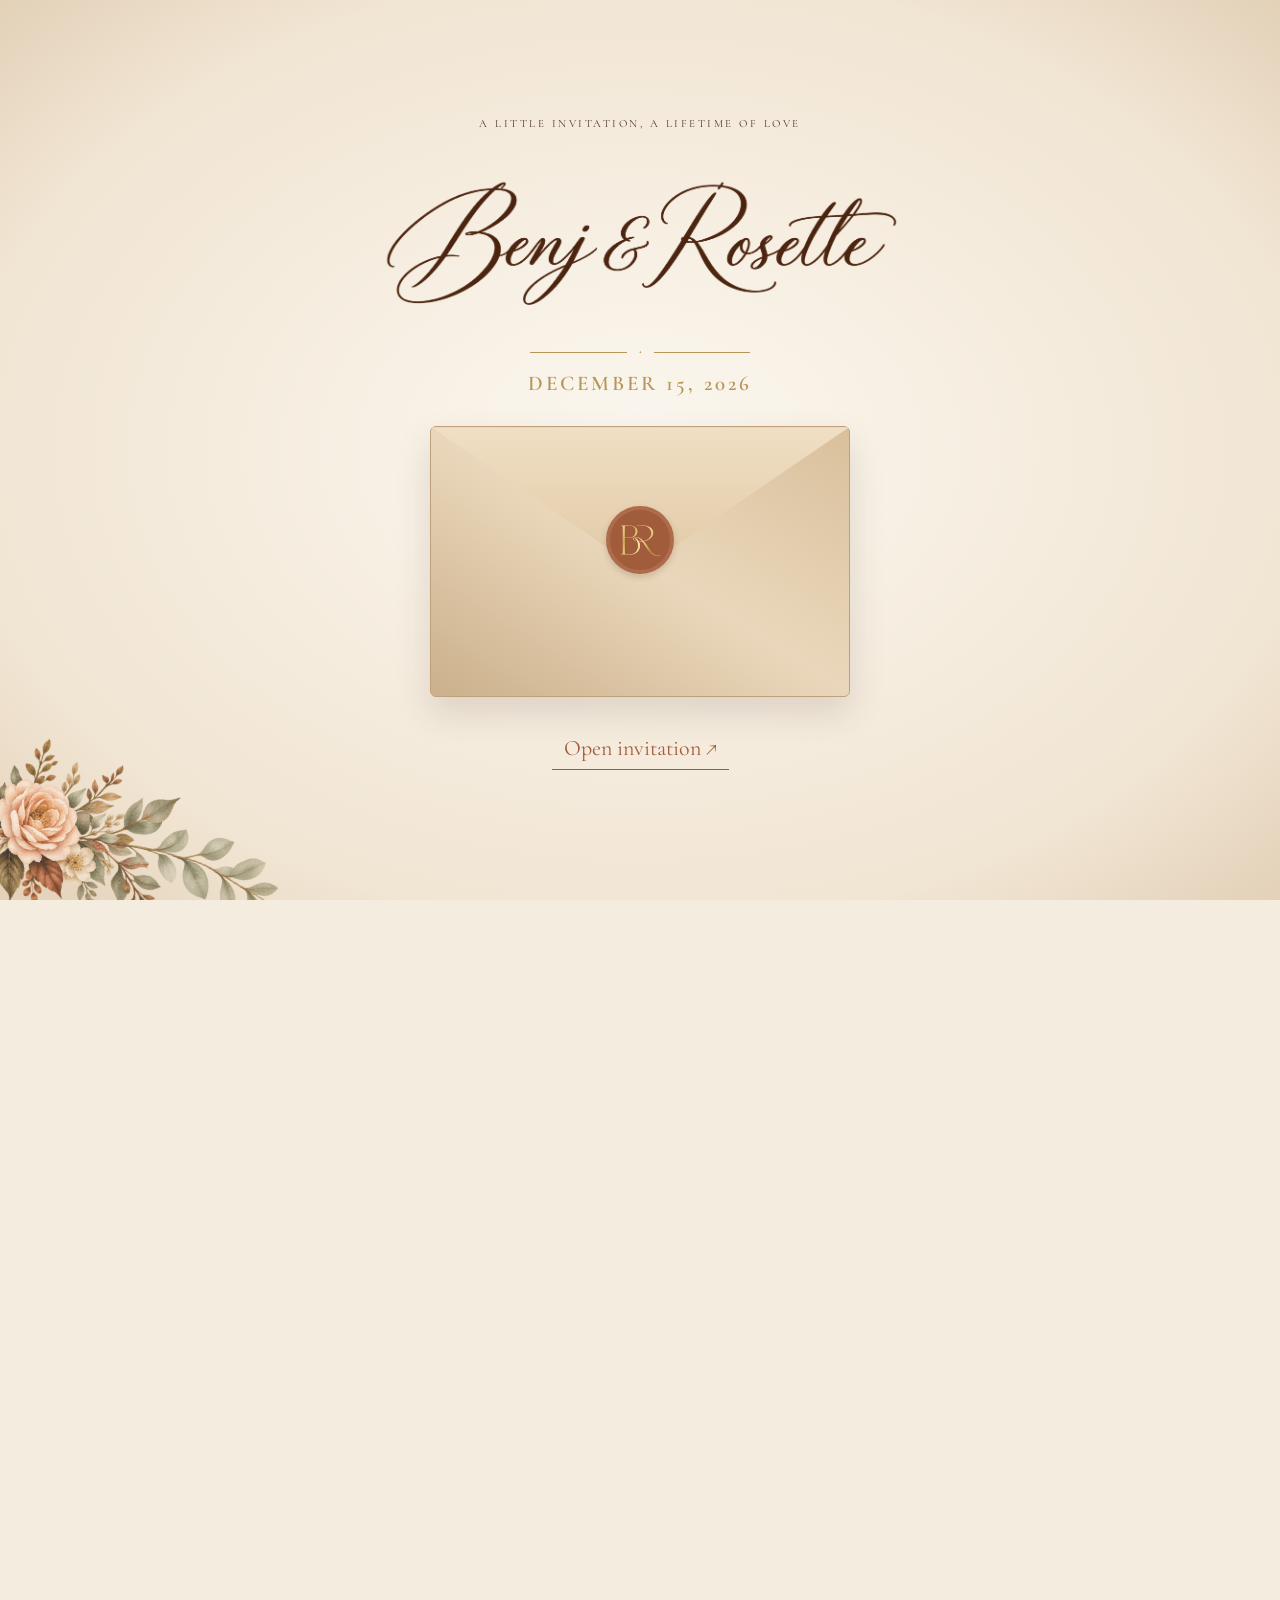
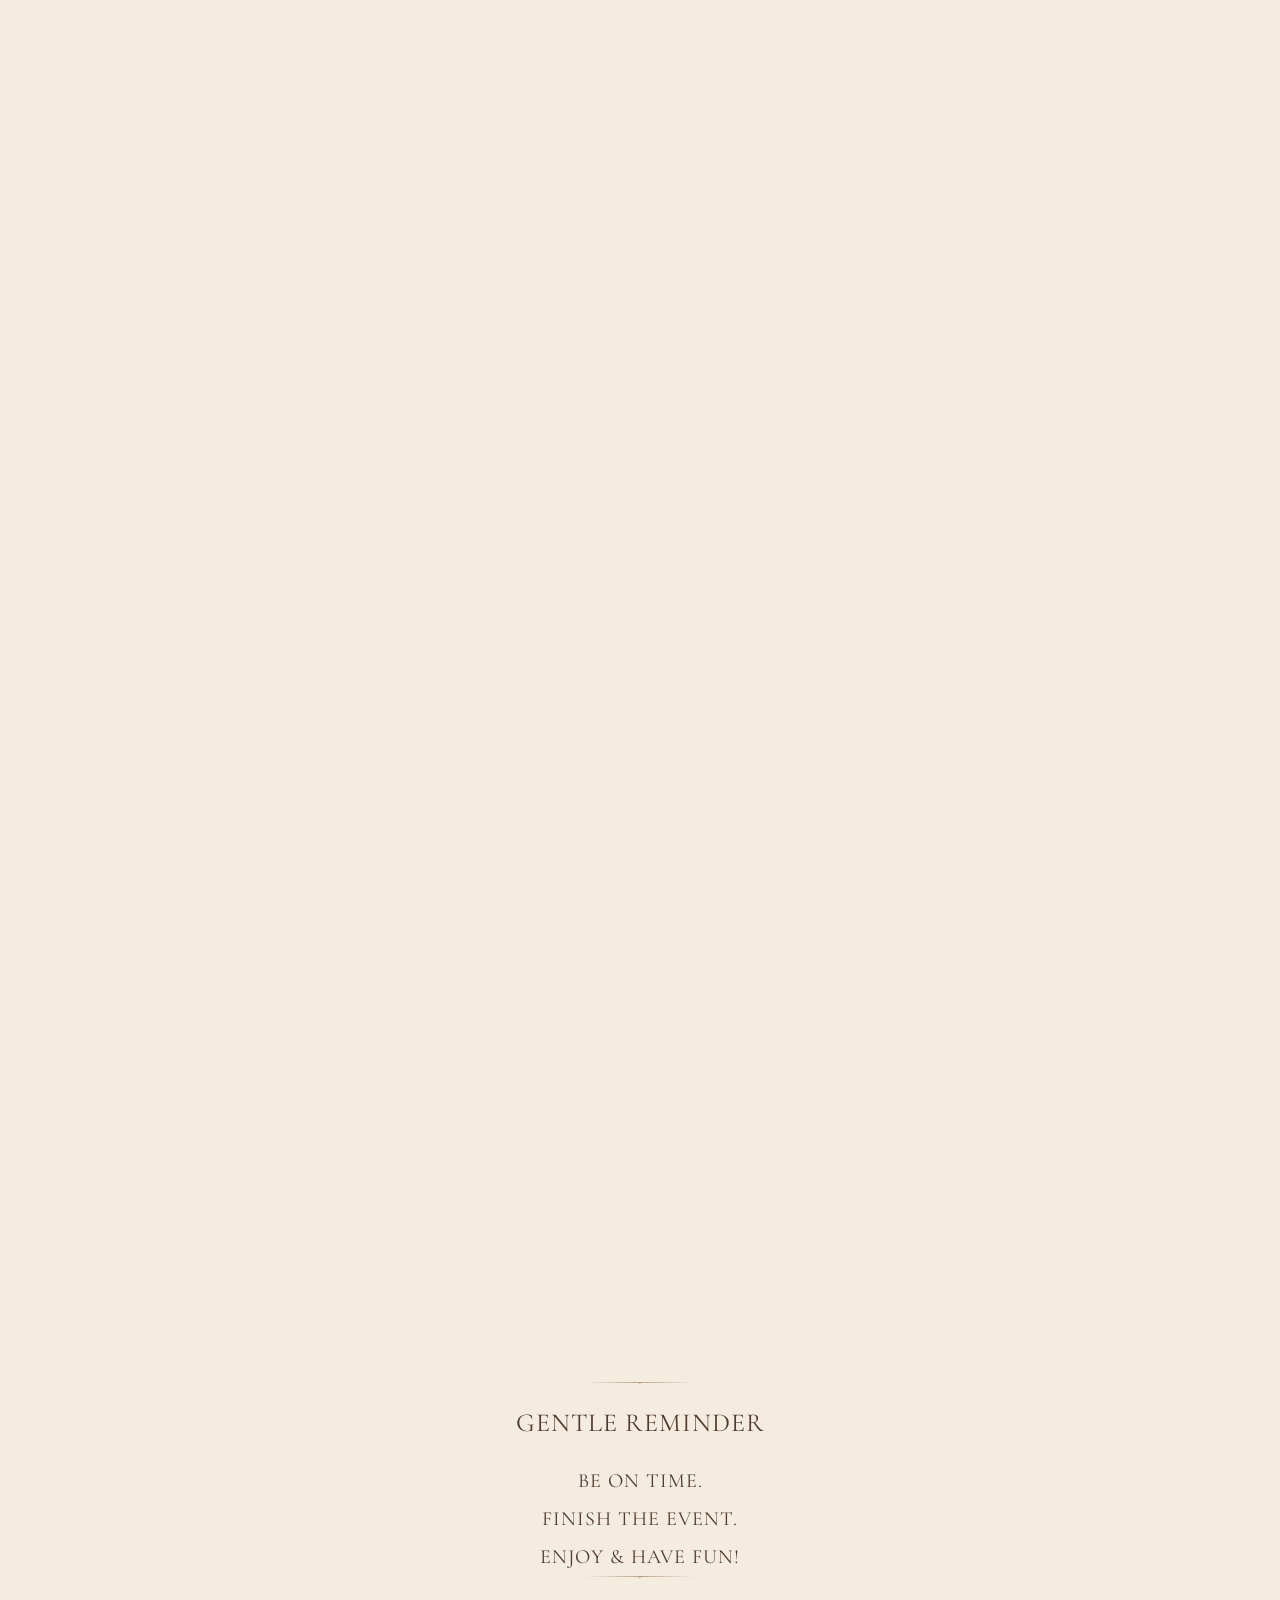
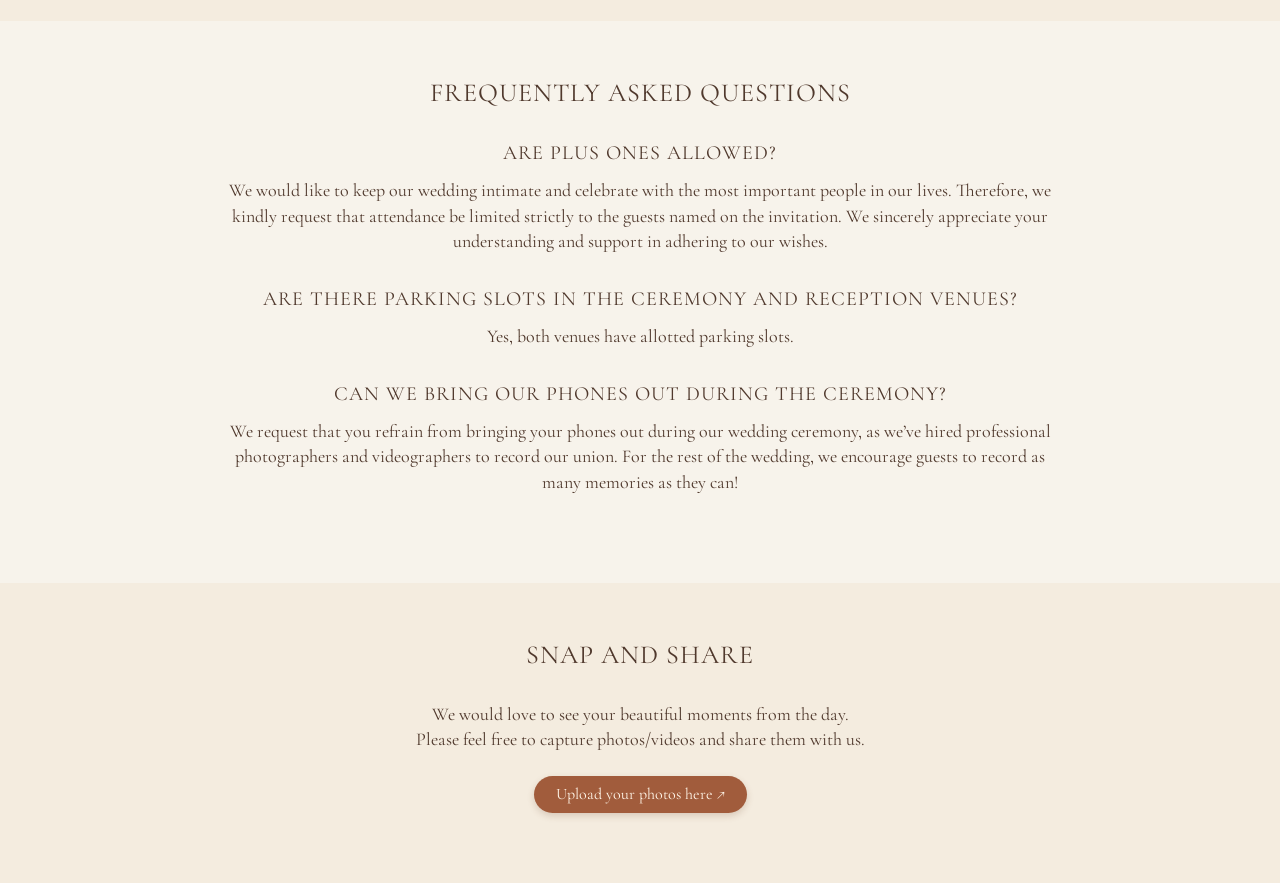
<file: index.html>
<!doctype html>
<html lang="en">
<head>
  <meta charset="UTF-8"><meta name="viewport" content="width=device-width, initial-scale=1">
  <meta name="robots" content="noindex, nofollow">
  <meta name="theme-color" content="#f5efe5">
  <meta name="description" content="Join us on December 15, 2026 as we celebrate our wedding. View the details and confirm your attendance.">
  <meta property="og:type" content="website">
  <meta property="og:site_name" content="Benj &amp; Rosette Wedding">
  <meta property="og:title" content="You're Invited!">
  <meta property="og:description" content="Join us on December 15, 2026 as we celebrate our wedding. View the details and confirm your attendance.">
  <meta property="og:url" content="https://benj-rosette-wedding.online/">
  <meta property="og:image" content="https://benj-rosette-wedding.online/wedding-share-preview.jpg">
  <meta property="og:image:type" content="image/jpeg">
  <meta property="og:image:width" content="1920">
  <meta property="og:image:height" content="1080">
  <meta property="og:image:alt" content="Gold BR monogram with Benj and Rosette's calligraphy names and December 15, 2026 wedding date">
  <meta name="twitter:card" content="summary_large_image">
  <meta name="twitter:title" content="You're Invited!">
  <meta name="twitter:description" content="Join us on December 15, 2026 as we celebrate our wedding. View the details and confirm your attendance.">
  <meta name="twitter:image" content="https://benj-rosette-wedding.online/wedding-share-preview.jpg">
  <link rel="canonical" href="https://benj-rosette-wedding.online/">
  <title>Benj & Rosette · A celebration of love</title>
  <link rel="icon" href="data:image/svg+xml,%3Csvg xmlns='http://www.w3.org/2000/svg' viewBox='0 0 40 40'%3E%3Crect width='40' height='40' rx='20' fill='%23f5efe5'/%3E%3Ctext x='20' y='28' text-anchor='middle' font-family='serif' font-size='28' fill='%237c4631'%3E%26%3C/text%3E%3C/svg%3E">
  <link rel="preconnect" href="https://fonts.googleapis.com"><link rel="preconnect" href="https://fonts.gstatic.com" crossorigin>
  <link href="https://fonts.googleapis.com/css2?family=Cormorant+Garamond:ital,wght@0,400;0,500;0,600;1,400;1,500&family=DM+Sans:wght@400;500;600&family=Italianno&family=Great+Vibes&display=swap" rel="stylesheet">
  <link rel="stylesheet" href="styles.css?v=mobile-spacing-25">
</head>
<body class="invitation-closed">
<section id="envelope-intro" class="envelope-intro" aria-labelledby="envelope-title">
 <img class="envelope-floral" src="diagonal-sprig.png" alt="" aria-hidden="true">
 <p class="small-caps">A little invitation, a lifetime of love</p>
 <h2 id="envelope-title"><img class="couple-lettering" src="benj-rosette-lettering.png" alt="Benj &amp; Rosette" width="2167" height="726"></h2>
 <div class="envelope-date-ornament" aria-hidden="true"><span>◆</span></div><p class="envelope-date">December 15, 2026</p>
 <button id="open-invitation" class="envelope-button" type="button" aria-label="Open invitation from Benj and Rosette">
  <span class="envelope-shell" aria-hidden="true"><span class="envelope-letter"><span class="monogram-media letter-monogram-media"><img class="monogram-still" src="benj-rosette-gold-monogram-poster.jpg" alt="" aria-hidden="true" width="582" height="434"><video class="letter-monogram-video" autoplay muted loop playsinline preload="auto" poster="benj-rosette-gold-monogram-poster.jpg"><source src="benj-rosette-gold-monogram.mp4" type="video/mp4"></video></span><span>You're invited</span></span><span class="envelope-pocket"></span><span class="envelope-flap"></span><span class="envelope-seal"><span class="seal-monogram"></span></span></span>
  <span class="envelope-action">Open invitation <span aria-hidden="true">↗</span></span>
 </button>
</section>
<noscript><style>.envelope-intro{display:none}body.invitation-closed{overflow:auto}body.invitation-closed .invitation-panels{opacity:1}</style></noscript>
<a class="skip-link" href="#main">Skip to invitation</a>

<button type="button" class="menu-toggle" id="open-menu" aria-label="Open wedding menu" aria-controls="wedding-menu" aria-expanded="false"><svg viewBox="0 0 24 24" width="22" height="22" fill="none" stroke="currentColor" stroke-width="1.5" aria-hidden="true"><path d="M4 6h16M4 12h16M4 18h16"/></svg><span>Menu</span></button>
<dialog id="wedding-menu" class="wedding-menu" aria-labelledby="menu-title">
 <button type="button" id="close-menu" class="menu-close" aria-label="Close wedding menu">×</button>
 <p class="menu-names"><img class="couple-lettering" src="benj-rosette-lettering.png" alt="Benj &amp; Rosette" width="2167" height="726"></p>
 <p class="small-caps">December 15, 2026</p>
 <div class="ornament" aria-hidden="true"></div><h2 id="menu-title">Explore our wedding</h2>
 <nav aria-label="Wedding sections"><a href="#home">Home</a><a href="#our-story">Our Love Story</a><a href="gallery.html">Gallery</a><a href="#celebration">Our Wedding Day</a><a href="#ceremony">Ceremony &amp; Reception</a><a href="#order-of-events">Order of Events</a><a href="#entourage">The Entourage</a><a href="#dress-code">Dress Code</a><a href="#gifts">Gifts and Well Wishes</a><a href="#rsvp">RSVP &amp; Contacts</a><a href="#faqs">FAQs</a><a href="#snap-and-share">Snap and Share</a></nav>
</dialog>

<main class="invitation-panels" id="main">
<article class="paper-panel story-panel" id="home">
 <section class="opening">
  <img class="corner-floral" src="wedding-corner-florals.png" alt="">
  <blockquote>“Two are better than one… If either of them falls down, one can help the other up… Though one may be overpowered, two can defend themselves. A cord of three strands is not quickly broken.”<cite>Ecclesiastes 4:9–12</cite></blockquote>
  <div class="monogram"><span class="monogram-media gold-monogram-media"><img class="monogram-still" src="benj-rosette-gold-monogram-poster.jpg" alt="" aria-hidden="true" width="582" height="434"><video class="gold-monogram-video" autoplay muted loop playsinline preload="auto" poster="benj-rosette-gold-monogram-poster.jpg" aria-label="Benj and Rosette shining gold monogram"><source src="benj-rosette-gold-monogram.mp4" type="video/mp4"></video></span></div>
  <p class="small-caps">We are getting married!</p>
 </section>
<div class="couple-photo first-photo torn-bottom" role="img" aria-label="Benj and Rosette embracing in front of an arched window"><img src="benj-rosette-first-cropped.jpg" alt="" aria-hidden="true"></div>
<section class="love-story" id="our-story" aria-labelledby="story-title">
  <p class="small-caps">Since 2019</p>
  <h2 id="story-title">Our Love Story</h2>
  <div class="ornament" aria-hidden="true"></div>
  <p>What began with quiet glances in the corporate world became a leap of faith beyond work.</p>
  <p>Since 2019, through life’s joys, challenges and milestones, we have grown and dreamed together — our first travels, our first home and the life we continue to build hand in hand.</p>
  <figure class="story-photo"><img class="story-portrait torn-both" src="benj-rosette-story.jpg" alt="Rosette standing beside Benj seated in front of an arched window" loading="lazy" width="4240" height="2832"><img class="story-floral story-floral-top" src="diagonal-sprig.png" alt="" aria-hidden="true"><img class="story-floral story-floral-bottom" src="photo-bouquet.png" alt="" aria-hidden="true"></figure>
  <p>After seven beautiful years of walking through life together, we believe we are being called into a new chapter of marriage — one where we continue to choose each other, every day.</p>
  <p class="story-closing">From two lives, one shared dream, and now, a lifetime together.</p>
  <div class="ornament" aria-hidden="true"></div>
</section>

 <section class="family-section" id="invitation">
  <p>With hearts full of gratitude<br>and joy, we thank God and our families<br>for their love and prayers.</p>
 </section>
 <section class="name-section" id="celebration">
  <p class="we">We</p><h1><img class="couple-lettering" src="benj-rosette-lettering.png" alt="Benj &amp; Rosette" width="2167" height="726"></h1>
  <img class="name-bottom-floral" src="diagonal-sprig.png" alt="" aria-hidden="true">
 </section>
 <p class="invitation-message">joyfully invite you to celebrate<br>our marriage and the beginning<br>of our new life together.</p>
 <section class="wedding-date" aria-label="December 15, 2026 at 2 PM"><p class="small-caps">December</p><div><span>Tuesday</span><strong>15</strong><span>2026</span></div><p class="date-time">2:00 PM · Cavite</p></section>
 <section class="countdown-section"><h2 class="small-caps">Our forever begins in ...</h2><div class="countdown" role="timer" aria-label="Time until our wedding"><div><strong id="countdown-days">—</strong><span>Days</span></div><b>:</b><div><strong id="countdown-hours">—</strong><span>Hours</span></div><b>:</b><div><strong id="countdown-minutes">—</strong><span>Minutes</span></div><b>:</b><div><strong id="countdown-seconds">—</strong><span>Seconds</span></div></div><p id="countdown-message" hidden>Our wedding day is here!</p></section>
 <img class="bottom-bouquet" src="bottom-bouquet.png" alt="">
</article>
<article class="paper-panel day-panel" id="our-day">
 <div class="portrait-wrap"><div class="couple-photo portrait-photo torn-both" role="img" aria-label="Benj embracing Rosette as she holds a bouquet"><img src="benj-rosette-second-cropped.jpg" alt="" aria-hidden="true"></div><img class="portrait-sprig" src="diagonal-sprig.png" alt=""></div>
 <section class="event ceremony" id="ceremony"><span class="venue-art venue-art-church" role="img" aria-label="Gold church illustration"></span><p class="event-time">2:00 PM</p><h2>Ceremony</h2><div class="ornament"></div><h3>Saint Joseph The Worker Chapel</h3><p>Pedro Reyes St., Malagasang 1-G<br>Imus City, Cavite</p><a class="button" href="https://www.google.com/maps/search/?api=1&amp;query=Saint+Joseph+The+Worker+Chapel%2C+Pedro+Reyes+St.%2C+Malagasang+1-G%2C+Imus+City%2C+Cavite" target="_blank" rel="noopener noreferrer">View church location</a></section>
 <section class="event reception"><span class="venue-art venue-art-reception" role="img" aria-label="Gold reception palace illustration"></span><p class="event-time">4:00 PM</p><h2>Reception</h2><div class="ornament"></div><h3>Priscilla Crystal Palace</h3><p>San Sebastian<br>Kawit, Cavite</p><a class="button" href="https://www.google.com/maps/search/?api=1&amp;query=Priscilla+Crystal+Palace%2C+San+Sebastian%2C+Kawit%2C+Cavite" target="_blank" rel="noopener noreferrer">View reception location</a></section>
 <section class="itinerary" id="order-of-events"><h2>Order of events</h2><div class="ornament"></div><ol>
<li><svg class="line-icon" viewBox="0 0 48 48" fill="none" stroke="currentColor" stroke-width="1.2" aria-hidden="true"><path d="M10 41V11h28v30M16 41V17h16v24M27 29h1"/></svg><span>Guests’ arrival</span><time>1 PM</time></li>
<li><svg class="line-icon" viewBox="0 0 48 48" fill="none" stroke="currentColor" stroke-width="1.2" aria-hidden="true"><path d="M7 41h34M12 41V20l12-11 12 11v21M24 3v9m-4-5h8M20 41V29h8v12M18 21h12"/></svg><span>Wedding ceremony</span><time>2 PM</time></li>
<li><svg class="line-icon" viewBox="0 0 48 48" fill="none" stroke="currentColor" stroke-width="1.2" aria-hidden="true"><rect x="6" y="13" width="36" height="26" rx="3"/><path d="M15 13l3-6h12l3 6"/><circle cx="24" cy="26" r="8"/></svg><span>Portraits</span><time>3 PM</time></li>
<li><svg class="line-icon" viewBox="0 0 48 48" fill="none" stroke="currentColor" stroke-width="1.2" aria-hidden="true"><path d="M8 8h16l-8 13-8-13M16 21v19m-7 0h14M32 8h9l-1 13c-1 5-8 5-9 0zM36 26v14m-5 0h10"/></svg><span>Cocktails and photos</span><time>4 PM</time></li>
<li><svg class="line-icon" viewBox="0 0 48 48" fill="none" stroke="currentColor" stroke-width="1.2" aria-hidden="true"><rect x="14" y="5" width="20" height="28" rx="10"/><path d="M9 23v3a15 15 0 0030 0v-3M24 41v-8M16 43h16"/></svg><span>Reception program</span><time>5 PM</time></li>
<li><svg class="line-icon" viewBox="0 0 48 48" fill="none" stroke="currentColor" stroke-width="1.2" aria-hidden="true"><circle cx="24" cy="25" r="11"/><path d="M6 6v15m4-15v15M2 6v15q4 8 8 0M6 26v17M41 6v37m0-37c-8 6-8 19 0 19"/></svg><span>Nuptial dinner</span><time>6 PM</time></li>
<li><svg class="line-icon" viewBox="0 0 48 48" fill="none" stroke="currentColor" stroke-width="1.2" aria-hidden="true"><path d="M24 19v24M12 43h24M24 3v10M9 8l8 9M3 23h12M39 8l-8 9M45 23H33M8 36l9-8m23 8-9-8"/></svg><span>Wedding celebration</span><time>7 PM</time></li>
<li><svg class="line-icon" viewBox="0 0 48 48" fill="none" stroke="currentColor" stroke-width="1.2" aria-hidden="true"><circle cx="24" cy="24" r="18"/><path d="M24 12v12l8 5"/></svg><span>Send-off</span><time>8 PM</time></li>
</ol><p class="timing-note">December 15, 2026 · Philippine time</p></section>
 <div class="golden-wrap"><img class="golden-sprig" src="diagonal-sprig.png" alt=""><div class="couple-photo golden-photo torn-both" role="img" aria-label="Benj and Rosette holding hands under clear umbrellas"><img src="benj-rosette-third.jpg" alt="" aria-hidden="true"></div><img class="photo-bouquet" src="photo-bouquet.png" alt=""></div>
</article>
<article class="paper-panel details-panel" id="details">
 <section class="entourage-section" id="entourage" aria-labelledby="entourage-title">
<h2 id="entourage-title">The Entourage</h2><div class="ornament" aria-hidden="true"></div>
<div class="entourage-group" id="entourage-parents"><h3>Parent of the bride</h3><ul><li>MRS. REGINA SALVE LACSON</li></ul></div>
<div class="entourage-group"><h3>Parents of the groom</h3><ul><li>MR. BENJAMIN SOMIGAO</li><li>MRS. MARCELINA ENORME SOMIGAO</li></ul></div>
<div class="entourage-group paired-group"><h3>To stand as witnesses to our vows</h3><ul><li>MR. RUDINI CRUZAT</li><li>MRS. MARIA GRACIA CRUZAT</li><li>MR. ELMER GOMEZ</li><li>MRS. DIOSNELA GOMEZ</li><li>MR. FLORENCIO ENORME</li><li>MS. CRISTINA ENORME</li><li>ATTY. ROLAND MEDINA</li></ul></div>
<div class="entourage-group paired-group"><h3>To light our path</h3><ul><li>MR. JOHN MARLVIL BADILLA</li><li>MS. ALEEZA UNABIA</li></ul></div>
<div class="entourage-group paired-group"><h3>To clothe us as one</h3><ul><li>MR. RAHDGGIE AMIEL LACSON</li><li>MRS. MA. ANGELICA LACSON</li></ul></div>
<div class="entourage-group paired-group"><h3>To bind us together</h3><ul><li>MR. ALLAN DE LEON</li><li>MRS. AIDRA DE LEON</li></ul></div>
<div class="entourage-group"><h3>Best man</h3><ul><li>MR. ALVIN IAN ANDAYA</li></ul></div>
<div class="entourage-group"><h3>Maid of honor</h3><ul><li>MS. RICA ARSELL LACSON</li></ul></div>
<div class="entourage-teams"><div class="entourage-group"><h3>Bridesmaids</h3><ul><li>MS. REIGNE ANGELICA LACSON</li><li>MRS. MIKI REMULLA</li><li>MRS. GHIVELLE MAE OMES</li><li>MRS. LYLLE KRISSIA FERWELO</li></ul></div>
<div class="entourage-group"><h3>Groomsmen</h3><ul><li>MR. ZYRIL NERECINA</li><li>MR. TRISTAN MARSHBOE DE JESUS</li><li>MR. JENER SIGUA</li></ul></div>
</div>
<div class="entourage-group"><h3>Bible bearer</h3><ul><li>EISWEIN CRUZAT</li></ul></div>
<div class="entourage-group"><h3>Ring bearer</h3><ul><li>RANIELLE ABRAM LACSON</li></ul></div>
<div class="entourage-group"><h3>Coin bearer</h3><ul><li>ALDREX MATTHEW DE LEON</li></ul></div>
<div class="ornament" aria-hidden="true"></div></section>
<section class="dress-section" id="dress-code"><h2>Dress code</h2><div class="ornament"></div><p class="dress-style">Formal attire · Entourage<br>Semi-formal attire · Guests</p>
 <svg class="dress-figures" viewBox="0 0 100 110" aria-hidden="true"><g fill="#292723"><circle cx="28" cy="12" r="6"/><path d="M18 24l10-4 10 4 5 38-6 2-4-29 1 38-2 31h-7l-1-31-2 31h-7l4-31 1-38-4 29-6-2z"/><path d="M26 23h4l-1 25z" fill="#f5efe5"/><circle cx="69" cy="12" r="6"/><path d="M62 24l7-4 7 4 8 25-6 3-5-17 2 20 16 43q-20 10-43 0l16-43 1-20-5 17-6-3z"/></g></svg>
 <p>We kindly request our entourage to dress in formal attire and our guests in semi-formal attire. To make the day even more special, we’d love for you to incorporate colors from our chosen palette.</p>
 <div class="dress-palette"><h3>Entourage shades</h3><ul><li><span style="--swatch:#722f3d" aria-hidden="true"></span>Burgundy</li><li><span style="--swatch:#e3c7a2" aria-hidden="true"></span>Beige</li><li><span style="--swatch:#f4dcbf" aria-hidden="true"></span>Cream</li><li><span style="--swatch:#a85a38" aria-hidden="true"></span>Rust</li><li><span style="--swatch:#8ca5bc" aria-hidden="true"></span>Dusty blue</li></ul></div>
 <div class="dress-palette"><h3>Guest shades</h3><ul><li><span style="--swatch:#8ca5bc" aria-hidden="true"></span>Dusty blue</li><li><span style="--swatch:#c4dfec" aria-hidden="true"></span>Light blue</li></ul></div>
 <div class="attire-guidance"><h3>Ladies</h3><p>Dresses, jumpsuits or coordinated sets | Plain, lace, or subtle embellishments</p><h3>Gentlemen</h3><p>Long-sleeved or short-sleeved collared shirts in dusty blue or light blue paired with trousers in brown, cream, or navy blue. Kindly avoid black if possible.</p><div class="ornament" aria-hidden="true"></div><p class="attire-note">While we would love for you to feel your most fabulous, we respectfully request that casual attire and white-toned dresses be avoided.</p></div></section>
 <div class="ornament"></div>
 <figure class="gift-photo-wrap" id="gift-photo"><img class="gift-portrait torn-both" src="benj-rosette-gift-portrait.jpg" alt="Rosette leaning against Benj in front of an arched window" width="2661" height="3984" loading="lazy"><img class="gift-photo-floral gift-photo-floral-top" src="diagonal-sprig.png" alt="" aria-hidden="true"><img class="gift-photo-floral gift-photo-floral-bottom" src="photo-bouquet.png" alt="" aria-hidden="true"></figure>
<section class="gift-section" id="gifts"><svg class="line-icon" viewBox="0 0 48 48" fill="none" stroke="currentColor" stroke-width="1.2" aria-hidden="true"><path d="M7 20h34v7H7zM10 27v15h28V27M24 20v22M24 20C8 20 12 3 20 9c3 3 4 11 4 11zm0 0c16 0 12-17 4-11-3 3-4 11-4 11z"/></svg><h2>Gifts and Well Wishes</h2><p>Your presence is the greatest gift of all.<br>However, if you wish to bless us with<br>a gift, monetary gifts<br>are warmly appreciated.</p><h3>Gift envelopes</h3><p>Available at the reception</p><h3>Bank transfer</h3><div class="bank-qr-grid"><figure class="bank-qr-card"><h4>GCash</h4><a href="gift-qr-gcash.jpg" target="_blank" rel="noopener noreferrer" aria-label="Open full-size GCash QR code"><span class="bank-qr-image qr-gcash"><img src="gift-qr-gcash.jpg" decoding="sync" alt="GCash transfer QR code for Benj" loading="eager"></span></a><figcaption>Benj</figcaption><a class="qr-view-link" href="gift-qr-gcash.jpg" target="_blank" rel="noopener noreferrer">View full-size QR</a></figure><figure class="bank-qr-card"><h4>BPI</h4><a href="gift-qr-bpi-v2.jpg" target="_blank" rel="noopener noreferrer" aria-label="Open full-size BPI QR code"><span class="bank-qr-image qr-bpi"><img src="gift-qr-bpi-v2.jpg" decoding="sync" alt="BPI transfer QR code for Benj" loading="eager"></span></a><figcaption>Benj</figcaption><a class="qr-view-link" href="gift-qr-bpi-v2.jpg" target="_blank" rel="noopener noreferrer">View full-size QR</a></figure><figure class="bank-qr-card"><h4>MariBank</h4><a href="gift-qr-maribank.jpg" target="_blank" rel="noopener noreferrer" aria-label="Open full-size MariBank QR code"><span class="bank-qr-image qr-maribank"><img src="gift-qr-maribank.jpg" decoding="sync" alt="MariBank transfer QR code for Benjmarc Somigao" loading="eager"></span></a><figcaption>Benjmarc Somigao</figcaption><a class="qr-view-link" href="gift-qr-maribank.jpg" target="_blank" rel="noopener noreferrer">View full-size QR</a></figure><figure class="bank-qr-card"><h4>Maya</h4><a href="gift-qr-maya.jpg" target="_blank" rel="noopener noreferrer" aria-label="Open full-size Maya QR code"><span class="bank-qr-image qr-maya"><img src="gift-qr-maya.jpg" decoding="sync" alt="Maya transfer QR code for Rosette Adrienne Lacson" loading="eager"></span></a><figcaption>Rosette Adrienne Lacson</figcaption><a class="qr-view-link" href="gift-qr-maya.jpg" target="_blank" rel="noopener noreferrer">View full-size QR</a></figure></div><p class="qr-note">Scan a QR code using your banking app.<br>Transfer fees may apply.</p></section>
 <div class="ornament"></div>
 <section class="attendance-section" id="rsvp"><svg class="line-icon" viewBox="0 0 48 48" fill="none" stroke="currentColor" stroke-width="1.2" aria-hidden="true"><rect x="8" y="10" width="32" height="31" rx="2"/><path d="M8 19h32M16 5v10M32 5v10M15 25h4m5 0h4m5 0h2M15 32h4m5 0h4m5 0h2"/></svg><h2>Confirm attendance</h2><p>Please RSVP with us by November 6, 2026.</p><button class="button" id="open-rsvp" type="button">RSVP</button><div class="contact-buttons"><a class="button" href="https://www.facebook.com/rosetteadrienne" target="_blank" rel="noopener noreferrer">Contact the bride</a><a class="button" href="https://www.facebook.com/benjmarc/" target="_blank" rel="noopener noreferrer">Contact the groom</a></div><p class="signature couple-signature"><img class="couple-lettering" src="benj-rosette-lettering.png" alt="Benj &amp; Rosette" width="2167" height="726"></p></section>
 <section class="thank-you"><p class="small-caps">We look forward to<br>celebrating with you</p><p class="signature">Thank You!</p><img src="bottom-bouquet.png" alt=""></section>
<div class="couple-photo closing-photo torn-top" role="img" aria-label="Benj and Rosette embracing under an umbrella in front of a wooden door"><img src="benj-rosette-fourth.jpg" alt="" aria-hidden="true"></div>
</article>
</main>

<section class="gentle-reminder" aria-labelledby="reminder-title"><div class="ornament" aria-hidden="true"></div><h2 id="reminder-title">Gentle Reminder</h2><p>BE ON TIME.<br>FINISH THE EVENT.<br>ENJOY &amp; HAVE FUN!</p><div class="ornament" aria-hidden="true"></div></section>
<section class="wedding-faqs" id="faqs" aria-labelledby="faq-title">
 <h2 id="faq-title">Frequently Asked Questions</h2>
 <div class="faq-item"><h3>Are plus ones allowed?</h3><p>We would like to keep our wedding intimate and celebrate with the most important people in our lives. Therefore, we kindly request that attendance be limited strictly to the guests named on the invitation. We sincerely appreciate your understanding and support in adhering to our wishes.</p></div>
 <div class="faq-item"><h3>Are there parking slots in the ceremony and reception venues?</h3><p>Yes, both venues have allotted parking slots.</p></div>
 <div class="faq-item"><h3>Can we bring our phones out during the ceremony?</h3><p>We request that you refrain from bringing your phones out during our wedding ceremony, as we’ve hired professional photographers and videographers to record our union. For the rest of the wedding, we encourage guests to record as many memories as they can!</p></div>
</section>
<section class="snap-and-share" id="snap-and-share" aria-labelledby="share-title">
 <h2 id="share-title">Snap and Share</h2>
 <p>We would love to see your beautiful moments from the day.<br>Please feel free to capture photos/videos and share them with us.</p>
 <a class="button photo-upload-link" href="https://drive.google.com/drive/folders/1WK1Ui_34d26Z_OFtUq_jXFOFx8JRHVTZ" target="_blank" rel="noopener noreferrer">Upload your photos here <span aria-hidden="true">↗</span></a>
</section>

<dialog id="rsvp-dialog" aria-labelledby="rsvp-title"><button type="button" id="close-rsvp" aria-label="Close RSVP">×</button><h2 id="rsvp-title">Confirm attendance</h2><p class="dialog-intro">December 15, 2026 · Benj &amp; Rosette</p><form id="rsvp-form" method="post" target="_blank"><input type="hidden" name="requestId"><label class="bot-trap" aria-hidden="true">Website<input name="website" tabindex="-1" autocomplete="off"></label><div class="form-row"><label>Your full name<input name="name" autocomplete="name" placeholder="First and last name" required maxlength="100"></label><label>Email address <span class="optional">(optional)</span><input name="email" type="email" autocomplete="email" placeholder="you@example.com"></label></div><fieldset><legend>Will you be celebrating with us?</legend><label class="radio-option"><input type="radio" name="attendance" value="Joyfully accepts" required checked><span>Joyfully accepts</span><span aria-hidden="true">♡</span></label><label class="radio-option"><input type="radio" name="attendance" value="Regretfully declines"><span>Regretfully declines</span></label></fieldset><div class="form-row" id="guest-details"><label>Number of guests<select name="guests"><option value="1">1 guest — just me</option><option value="2">2 guests</option><option value="3">3 guests</option><option value="4">4 guests</option></select></label><label>Dietary requirements<input name="dietary" placeholder="Any allergies?" maxlength="300"></label></div><fieldset id="additional-guests" hidden><legend>Names of accompanying guests</legend><p class="form-note">Include everyone attending with you. Your own name is already listed above.</p><div id="additional-guest-fields"></div></fieldset><label>A little note for the couple <span class="optional">(optional)</span><textarea name="message" rows="2" placeholder="Send a little love…" maxlength="650"></textarea></label><button class="button" type="submit">Create my RSVP <span>↗</span></button><p class="form-note" id="rsvp-delivery-note">Create and download your reply, then share it with the couple.</p><div class="form-result" id="form-result" role="status" hidden><strong>Your reply is ready ♡</strong><p>Your RSVP has been saved on this device. Download it below and send it to Benj and Rosette to confirm your attendance.</p><button type="button" id="download-rsvp" class="text-link">Download my RSVP <span>↓</span></button><button type="reset" class="clear-reply">Clear reply</button></div></form></dialog>

<audio id="wedding-music" loop preload="metadata"><source src="your-universe.mp3" type="audio/mpeg"><source src="your-universe.m4a" type="audio/mp4"></audio>
<button type="button" id="music-toggle" class="music-toggle" aria-label="Play wedding music" aria-pressed="false"><span aria-hidden="true">♫</span> <span id="music-label">Play music</span></button>
<p id="music-status" class="music-status" role="status" hidden></p>
<script src="rsvp-config.js?v=calendar-1"></script>
<script src="script.js?v=mobile-monogram-10"></script>
</body></html>
</file>
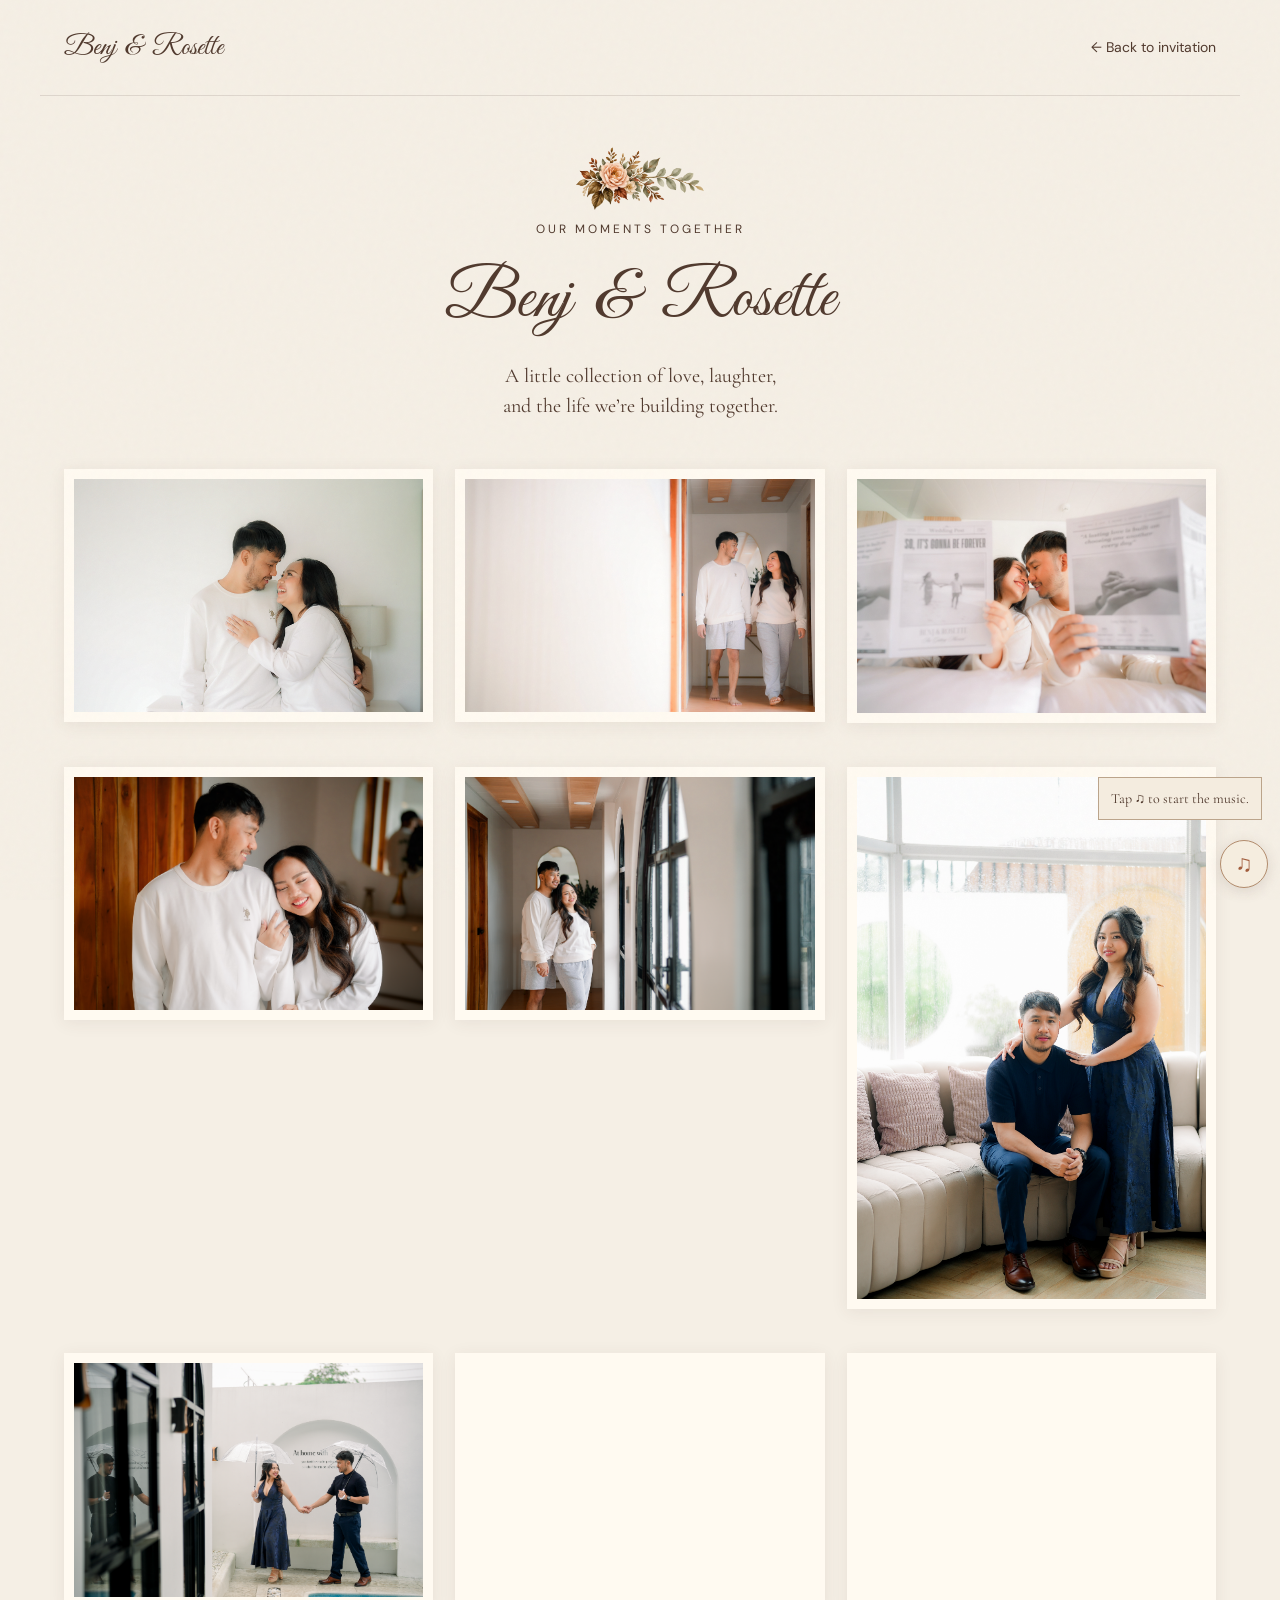
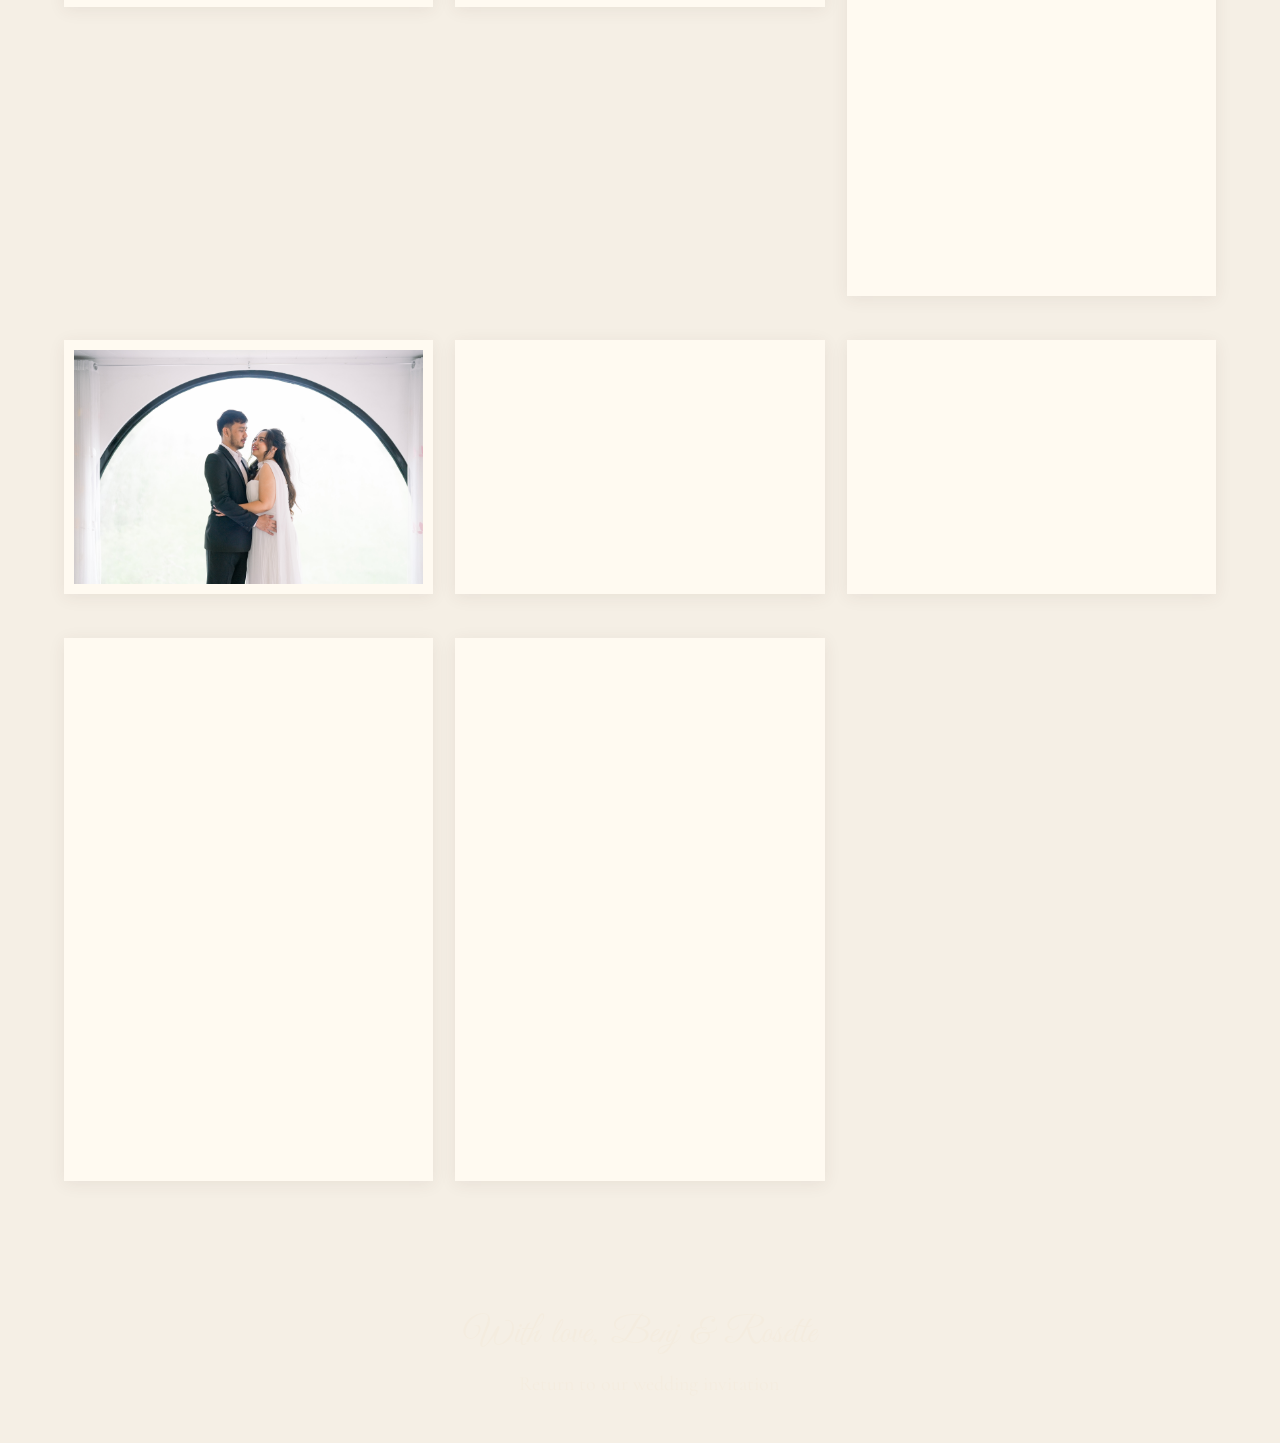
<file: gallery.html>
<!doctype html>
<html lang="en">
<head>
  <meta charset="UTF-8"><meta name="viewport" content="width=device-width, initial-scale=1">
  <meta name="theme-color" content="#f5efe5">
  <meta name="description" content="A gallery of Benj and Rosette’s moments together.">
  <title>Benj & Rosette · Gallery</title>
  <link rel="icon" href="data:image/svg+xml,%3Csvg xmlns='http://www.w3.org/2000/svg' viewBox='0 0 40 40'%3E%3Crect width='40' height='40' rx='20' fill='%23f5efe5'/%3E%3Ctext x='20' y='28' text-anchor='middle' font-family='serif' font-size='28' fill='%237c4631'%3E%26%3C/text%3E%3C/svg%3E">
  <link rel="preconnect" href="https://fonts.googleapis.com"><link rel="preconnect" href="https://fonts.gstatic.com" crossorigin>
  <link href="https://fonts.googleapis.com/css2?family=Cormorant+Garamond:ital,wght@0,400;0,500;0,600;1,400;1,500&family=DM+Sans:wght@400;500;600&family=Italianno&family=Great+Vibes&display=swap" rel="stylesheet">
  <link rel="stylesheet" href="styles.css?v=center-close-10">
<style>
body.gallery-page{margin:0;background:#f5efe5;color:#50392d}.gallery-nav{max-width:1200px;margin:auto;padding:28px 24px;display:flex;align-items:center;justify-content:space-between;gap:20px;border-bottom:1px solid #50392d22}.gallery-nav a{color:inherit;text-decoration:none;font:14px/1.5 'DM Sans',sans-serif}.gallery-nav .gallery-brand{font:28px/1.4 'Great Vibes','Italianno',cursive;letter-spacing:0;word-spacing:.16em}.gallery-main{max-width:1200px;margin:auto;padding:0 24px 60px}.gallery-header{text-align:center;padding:50px 16px 38px;position:relative}.gallery-header h1{font:400 clamp(44px,8vw,68px)/1.4 'Great Vibes','Italianno',cursive;letter-spacing:0;word-spacing:.18em;margin:14px 0;padding:0 8px}.gallery-header p{font:20px/1.5 'Cormorant Garamond',serif;margin:10px auto;max-width:460px}.gallery-eyebrow{font:12px/1.4 'DM Sans',sans-serif!important;letter-spacing:3px;text-transform:uppercase}.gallery-sprig{width:130px;height:auto;margin:auto}.gallery-grid{display:grid;grid-template-columns:repeat(3,minmax(0,1fr));gap:22px;align-items:start}.gallery-grid figure{break-inside:avoid;margin:0 0 22px;padding:10px;background:#fffaf1;box-shadow:0 3px 16px #50392d14}.gallery-grid a{display:block}.gallery-grid img{display:block;width:100%;height:auto}.gallery-grid a:focus-visible,.gallery-nav a:focus-visible{outline:3px solid #a85a38;outline-offset:4px}.gallery-footer{text-align:center;font:20px/1.5 'Cormorant Garamond',serif;padding:24px}.gallery-footer a{color:inherit}.gallery-footer .gallery-signature{font:36px/1.5 'Great Vibes','Italianno',cursive;letter-spacing:0;word-spacing:.16em;margin:0 0 8px}@media(max-width:900px){.gallery-grid{grid-template-columns:repeat(2,minmax(0,1fr))}}@media(max-width:550px){.gallery-nav{padding:22px 18px}.gallery-main{padding:0 16px 36px}.gallery-header{padding:32px 0}.gallery-header h1{font-size:clamp(42px,11vw,60px)}.gallery-nav .gallery-brand{font-size:24px}.gallery-grid{grid-template-columns:1fr}.gallery-grid figure{margin-bottom:18px}}
.gallery-reveal{transition:opacity .85s ease,transform .85s cubic-bezier(.22,1,.36,1);transition-delay:var(--gallery-delay,0ms)}
.gallery-reveal.is-waiting{opacity:0;transform:translateY(24px)}
@media(prefers-reduced-motion:reduce){.gallery-reveal{transition:none}.gallery-reveal.is-waiting{opacity:1;transform:none}}
</style>
</head>
<body class="gallery-page">
<nav class="gallery-nav" aria-label="Gallery navigation"><a class="gallery-brand" href="index.html">Benj &amp; Rosette</a><a href="index.html">← Back to invitation</a></nav>
<main class="gallery-main" id="main"><header class="gallery-header"><img width="1774" height="887" class="gallery-sprig" src="diagonal-sprig.png" alt=""><p class="gallery-eyebrow">Our moments together</p><h1>Benj &amp; Rosette</h1><p>A little collection of love, laughter,<br>and the life we’re building together.</p></header>
<div class="gallery-grid" aria-label="Benj and Rosette photo gallery"><figure><a href="benj-rosette-gallery-01.jpg" target="_blank" rel="noopener noreferrer" aria-label="View full-size photo: Benj and Rosette smiling at each other in white sweaters"><img width="2768" height="1848" src="benj-rosette-gallery-01.jpg" alt="Benj and Rosette smiling at each other in white sweaters" loading="eager" decoding="async"></a></figure>
<figure><a href="benj-rosette-gallery-02.jpg" target="_blank" rel="noopener noreferrer" aria-label="View full-size photo: Benj and Rosette holding hands in white sweaters"><img width="4240" height="2832" src="benj-rosette-gallery-02.jpg" alt="Benj and Rosette holding hands in white sweaters" loading="eager" decoding="async"></a></figure>
<figure><a href="benj-rosette-gallery-03.jpg" target="_blank" rel="noopener noreferrer" aria-label="View full-size photo: Benj and Rosette sharing a smile behind wedding newspapers"><img width="4240" height="2832" src="benj-rosette-gallery-03.jpg" alt="Benj and Rosette sharing a smile behind wedding newspapers" loading="eager" decoding="async"></a></figure>
<figure><a href="benj-rosette-gallery-04.jpg" target="_blank" rel="noopener noreferrer" aria-label="View full-size photo: Rosette leaning on Benj’s shoulder in white sweaters"><img width="4106" height="2742" src="benj-rosette-gallery-04.jpg" alt="Rosette leaning on Benj’s shoulder in white sweaters" loading="lazy" decoding="async"></a></figure>
<figure><a href="benj-rosette-gallery-05.jpg" target="_blank" rel="noopener noreferrer" aria-label="View full-size photo: Benj and Rosette holding hands beside the window in white sweaters"><img width="4053" height="2707" src="benj-rosette-gallery-05.jpg" alt="Benj and Rosette holding hands beside the window in white sweaters" loading="lazy" decoding="async"></a></figure>
<figure><a href="benj-rosette-gallery-06.jpg" target="_blank" rel="noopener noreferrer" aria-label="View full-size photo: Benj and Rosette wearing navy blue beside the sofa"><img width="2662" height="3985" src="benj-rosette-gallery-06.jpg" alt="Benj and Rosette wearing navy blue beside the sofa" loading="lazy" decoding="async"></a></figure>
<figure><a href="benj-rosette-third.jpg" target="_blank" rel="noopener noreferrer" aria-label="View full-size photo: Benj and Rosette holding hands under clear umbrellas"><img width="4226" height="2823" src="benj-rosette-third.jpg" alt="Benj and Rosette holding hands under clear umbrellas" loading="lazy" decoding="async"></a></figure>
<figure><a href="benj-rosette-fourth.jpg" target="_blank" rel="noopener noreferrer" aria-label="View full-size photo: Benj and Rosette embracing under an umbrella"><img width="4240" height="2832" src="benj-rosette-fourth.jpg" alt="Benj and Rosette embracing under an umbrella" loading="lazy" decoding="async"></a></figure>
<figure><a href="benj-rosette-gift-portrait.jpg" target="_blank" rel="noopener noreferrer" aria-label="View full-size photo: Rosette leaning against Benj by an arched window"><img width="2661" height="3984" src="benj-rosette-gift-portrait.jpg" alt="Rosette leaning against Benj by an arched window" loading="lazy" decoding="async"></a></figure>
<figure><a href="benj-rosette-first.jpg" target="_blank" rel="noopener noreferrer" aria-label="View full-size photo: Benj and Rosette embracing in front of an arched window"><img width="4240" height="2608" src="benj-rosette-first.jpg" alt="Benj and Rosette embracing in front of an arched window" loading="eager" decoding="async"></a></figure>
<figure><a href="benj-rosette-second.jpg" target="_blank" rel="noopener noreferrer" aria-label="View full-size photo: Benj embracing Rosette as she holds her bouquet"><img width="4240" height="2292" src="benj-rosette-second.jpg" alt="Benj embracing Rosette as she holds her bouquet" loading="lazy" decoding="async"></a></figure>
<figure><a href="benj-rosette-story.jpg" target="_blank" rel="noopener noreferrer" aria-label="View full-size photo: Rosette standing beside Benj seated by an arched window"><img width="4240" height="2832" src="benj-rosette-story.jpg" alt="Rosette standing beside Benj seated by an arched window" loading="lazy" decoding="async"></a></figure>

<figure><a href="benj-rosette-gallery-07.jpg" target="_blank" rel="noopener noreferrer" aria-label="View full-size photo: Benj in a suit and Rosette in a white dress on the staircase"><img width="1848" height="2768" src="benj-rosette-gallery-07.jpg" alt="Benj in a suit and Rosette in a white dress on the staircase" loading="lazy" decoding="async"></a></figure>

<figure><a href="benj-rosette-gallery-09.jpg" target="_blank" rel="noopener noreferrer" aria-label="View full-size photo: Benj in a suit and Rosette in a white dress looking along the staircase"><img width="2832" height="4240" src="benj-rosette-gallery-09.jpg" alt="Benj in a suit and Rosette in a white dress looking along the staircase" loading="lazy" decoding="async"></a></figure></div></main>
<footer class="gallery-footer"><p class="gallery-signature">With love, Benj &amp; Rosette</p><a href="index.html">Return to our wedding invitation</a></footer>
<audio id="wedding-music" autoplay loop preload="auto"><source src="your-universe.mp3" type="audio/mpeg"><source src="your-universe.m4a" type="audio/mp4"></audio>
<button type="button" id="music-toggle" class="music-toggle" aria-label="Play wedding music" aria-pressed="false"><span aria-hidden="true">♫</span> <span id="music-label">Play music</span></button>
<p id="music-status" class="music-status" role="status" hidden></p>
<script>
// Reveal each element once as it enters view; leave content visible without JS.
if ('IntersectionObserver' in window && !window.matchMedia('(prefers-reduced-motion: reduce)').matches) {
  const galleryRevealObserver = new IntersectionObserver(entries => {
    entries.forEach(entry => {
      if (!entry.isIntersecting) return;
      entry.target.classList.remove('is-waiting');
      galleryRevealObserver.unobserve(entry.target);
    });
  }, { threshold: 0.06, rootMargin: '0px 0px -24px 0px' });
  document.querySelectorAll('.gallery-header > *, .gallery-grid figure, .gallery-footer > *').forEach((element, index) => {
    element.style.setProperty('--gallery-delay', `${Math.min(index % 3, 2) * 100}ms`);
    element.classList.add('gallery-reveal', 'is-waiting');
    galleryRevealObserver.observe(element);
  });
}
const weddingMusic = document.querySelector('#wedding-music');
const musicToggle = document.querySelector('#music-toggle');
const musicLabel = document.querySelector('#music-label');
const musicStatus = document.querySelector('#music-status');
weddingMusic.volume = 0.5;
let musicPlaying = false;
function updateMusicControl() {
  const playing = musicPlaying && !weddingMusic.paused;
  const requested = !weddingMusic.paused && !weddingMusic.error;
  musicToggle.setAttribute('aria-pressed', String(playing));
  musicToggle.setAttribute('aria-label', requested ? 'Pause wedding music' : 'Play wedding music');
  musicLabel.textContent = requested ? (playing ? 'Pause music' : 'Loading music…') : 'Play music';
}
async function playWeddingMusic() {
  musicStatus.hidden = true;
  weddingMusic.muted = false;
  // Some mobile browsers expose an explicit music playback audio session.
  try { if (navigator.audioSession) navigator.audioSession.type = 'playback'; } catch (_) {}
  if (weddingMusic.error) weddingMusic.load();
  try { await weddingMusic.play(); } catch (error) {
    if (error.name === 'AbortError' && weddingMusic.paused) return;
    musicPlaying = false;
    musicStatus.textContent = error.name === 'NotAllowedError'
      ? 'Tap ♫ to start the music.'
      : 'Music could not load. Tap ♫ to try again.';
    musicStatus.hidden = false;
    updateMusicControl();
  }
}
musicToggle.addEventListener('click', () => {
  musicStatus.hidden = true;
  if (!weddingMusic.paused && !weddingMusic.error) { weddingMusic.pause(); return; }
  playWeddingMusic();
});
weddingMusic.addEventListener('playing', () => {
  musicPlaying = true;
  musicStatus.hidden = true;
  updateMusicControl();
});
weddingMusic.addEventListener('waiting', () => {
  musicPlaying = false;
  musicStatus.textContent = 'Loading music…';
  musicStatus.hidden = false;
  updateMusicControl();
});
weddingMusic.addEventListener('pause', () => {
  musicPlaying = false;
  musicStatus.hidden = true;
  updateMusicControl();
});
weddingMusic.addEventListener('error', () => {
  musicPlaying = false;
  musicStatus.textContent = 'Music could not load. Tap ♫ to try again.';
  musicStatus.hidden = false;
  updateMusicControl();
});
window.addEventListener('pagehide', () => weddingMusic.pause());
// Start on arrival; retry on the first gesture when autoplay is blocked.
playWeddingMusic();
function startGalleryMusicOnGesture(event) {
  if (event.target.closest('#music-toggle')) return;
  if (weddingMusic.paused) playWeddingMusic();
  document.removeEventListener('pointerdown', startGalleryMusicOnGesture);
  document.removeEventListener('keydown', startGalleryMusicOnGesture);
}
document.addEventListener('pointerdown', startGalleryMusicOnGesture);
document.addEventListener('keydown', startGalleryMusicOnGesture);
musicToggle.addEventListener('click', () => {
  document.removeEventListener('pointerdown', startGalleryMusicOnGesture);
  document.removeEventListener('keydown', startGalleryMusicOnGesture);
}, { once: true });
</script>
</body></html>
</file>
<file: styles.css>
:root{--paper:#f4ecdf;--ink:#50392d;--rust:#a15c3c;--muted:#7b695a;--line:#bba48b;--serif:'Cormorant Garamond',Georgia,serif;--sans:'DM Sans',Arial,sans-serif;--script:'Italianno',cursive}
*{box-sizing:border-box}html{scroll-behavior:smooth;scroll-padding-top:20px}body{margin:0;color:var(--ink);background:#735039;font:18px/1.4 var(--serif)}body:before{content:'';position:fixed;inset:0;pointer-events:none;opacity:.13;z-index:5;background:url("data:image/svg+xml,%3Csvg viewBox='0 0 180 180' xmlns='http://www.w3.org/2000/svg'%3E%3Cfilter id='n'%3E%3CfeTurbulence type='fractalNoise' baseFrequency='.8' numOctaves='3' stitchTiles='stitch'/%3E%3C/filter%3E%3Crect width='100%25' height='100%25' opacity='.2' filter='url(%23n)'/%3E%3C/svg%3E")}
a{color:inherit;text-decoration:none}h1,h2,h3,p,blockquote{margin:0}h1,h2,h3{font-weight:400}h2{text-transform:uppercase;letter-spacing:1px;font-size:26px;line-height:1.2}h3{font-size:20px;line-height:1.3}button,input,textarea,select{font:inherit}button{cursor:pointer}img{display:block}a:focus-visible,button:focus-visible,input:focus-visible,select:focus-visible,textarea:focus-visible{outline:2px solid var(--rust);outline-offset:4px}[hidden]{display:none!important}.skip-link{position:fixed;top:10px;left:10px;z-index:20;background:var(--paper);width:1px;height:1px;padding:0;overflow:hidden;clip-path:inset(50%)}.skip-link:focus{width:auto;height:auto;padding:10px;clip-path:none}
.page-nav{max-width:1180px;margin:auto;display:flex;gap:25px;align-items:center;justify-content:center;padding:15px;color:var(--paper);font:11px var(--sans);letter-spacing:1px;text-transform:uppercase}.page-nav a:first-child{font:24px var(--serif);margin-right:auto}
.invitation-panels{max-width:1180px;margin:0 auto;display:grid;grid-template-columns:repeat(3,minmax(0,1fr));gap:18px;padding:0 14px;align-items:start}.paper-panel{background:var(--paper);position:relative;overflow:hidden;box-shadow:0 0 0 1px #b29879,0 8px 25px #39241855;text-align:center;min-width:0}.small-caps{text-transform:uppercase;letter-spacing:2px;font-size:13px;line-height:1.5}
.opening{position:relative;padding:115px 18px 25px}.corner-floral{position:absolute;left:-25px;top:-30px;width:100%;pointer-events:none}.opening blockquote{position:relative;font-size:17px;line-height:1.3;margin:0 auto;max-width:220px}.opening cite{display:block;font-size:13px;font-style:normal;margin-top:13px}.monogram{display:flex;justify-content:center;align-items:center;gap:26px;font-size:110px;line-height:1;margin:22px 0 10px}.monogram i{width:1px;height:94px;background:var(--line)}.opening>.small-caps{font-size:11px;letter-spacing:2px}
.couple-photo{position:relative;overflow:hidden;width:100%;background:#8a705b}.couple-photo img{position:absolute;width:324.73118%;max-width:none;height:auto}.first-photo{aspect-ratio:186/260}.first-photo img{left:-7.52688%;top:-86.53846%}.portrait-photo{aspect-ratio:186/370}.portrait-photo img{left:-115.5914%;top:-2.7027%}.golden-photo{aspect-ratio:186/235}.golden-photo img{left:-115.5914%;top:-400%}.closing-photo{aspect-ratio:186/315}.closing-photo img{left:-222.58065%;top:-282.53968%}
.torn-bottom{clip-path:polygon(0 0,100% 0,100% 91%,95% 93%,89% 92%,82% 95%,76% 93%,68% 97%,59% 95%,51% 98%,44% 96%,37% 99%,30% 96%,21% 97%,15% 95%,8% 96%,0 93%)}.torn-top{clip-path:polygon(0 7%,8% 5%,16% 7%,23% 4%,31% 6%,38% 2%,46% 4%,54% 1%,61% 4%,69% 2%,76% 5%,84% 3%,92% 6%,100% 4%,100% 100%,0 100%)}.torn-both{clip-path:polygon(0 4%,8% 3%,16% 5%,25% 2%,34% 4%,43% 1%,52% 3%,61% 0,70% 3%,80% 2%,90% 5%,100% 3%,100% 94%,92% 96%,84% 94%,75% 98%,66% 96%,57% 99%,47% 97%,38% 100%,28% 96%,19% 98%,9% 95%,0 96%)}
.family-section{padding:10px 24px 32px;font-size:16px}.family{margin-top:30px}.family h2{font-size:12px;letter-spacing:1px;margin-bottom:10px}.family p{font-size:18px}
.name-section{position:relative;padding:12px 55px 15px;min-height:310px;display:flex;flex-direction:column;justify-content:center}.we{font-size:22px;margin-bottom:12px}.name-section h1{position:relative;font:86px/.86 var(--script);z-index:1}.name-section h1 span{display:block}.name-section h1 i{font:32px/1.3 var(--serif);display:block;margin:14px 0;font-style:normal}.name-garland{position:absolute;top:50%;height:320px;width:auto;transform:translateY(-50%);pointer-events:none}.left-garland{left:-57px}.right-garland{right:-31px;width:128px;height:320px;object-fit:fill}.invitation-message{padding:22px 20px 25px;font-size:17px;line-height:1.3}
.wedding-date{padding:20px 35px}.wedding-date>div{display:flex;align-items:center;justify-content:center;gap:12px;margin-top:7px}.wedding-date>div>span{flex:1;font-size:12px;text-transform:uppercase;border-top:1px solid var(--line);border-bottom:1px solid var(--line);padding:8px 0}.wedding-date strong{font-size:52px;line-height:1;font-weight:400}.date-time{font-size:15px;margin-top:12px}.countdown-section{padding:22px 20px 32px}.countdown-section h2{font-size:12px;margin-bottom:18px}.countdown{display:flex;justify-content:center;align-items:start;gap:8px}.countdown>div{flex:1;min-width:0}.countdown strong{display:block;font-size:31px;line-height:1;font-weight:400;font-variant-numeric:tabular-nums}.countdown span{display:block;font-size:10px;text-transform:uppercase;margin-top:10px}.countdown b{font-size:24px;line-height:1;font-weight:400}.bottom-bouquet{width:calc(100% + 25px);margin-left:-12px;margin-bottom:-16px}
.portrait-wrap{position:relative}.portrait-sprig{position:absolute;width:82%;left:-14px;bottom:-24px;pointer-events:none}.event{padding:38px 28px 20px}.ceremony{padding-top:45px}.event-time{font-size:17px;margin:10px 0}.event h3{font-size:22px;margin-bottom:6px}.event p:not(.event-time){font-size:17px;line-height:1.4}.ornament{width:110px;height:1px;background:linear-gradient(90deg,transparent,var(--line),transparent);margin:20px auto;position:relative}.ornament:after{content:'◆';position:absolute;left:50%;top:50%;transform:translate(-50%,-50%);font-size:6px;color:var(--rust)}.button{display:inline-block;border:0;border-radius:30px;background:var(--rust);color:#fff5e8;padding:9px 22px;box-shadow:0 3px 7px #6d412733;font-size:16px;line-height:1.2}.button:hover{background:#82452d}.event .button{margin-top:20px}.line-icon{width:44px;height:44px;color:var(--rust);display:block;margin:0 auto 14px;stroke-linecap:round;stroke-linejoin:round}
.itinerary{padding:30px 25px 45px}.itinerary h2{font-size:19px}.itinerary ol{list-style:none;margin:30px 0 0;padding:0}.itinerary li{display:grid;grid-template-columns:42px 1fr 40px;gap:17px;align-items:center;min-height:92px;position:relative;text-align:left;font-size:16px}.itinerary li:before{content:'';position:absolute;left:54px;top:0;bottom:0;width:1px;background:var(--line)}.itinerary li:after{content:'';position:absolute;left:52px;top:45%;width:5px;height:5px;border-radius:50%;background:var(--rust)}.itinerary li>.line-icon{width:34px;height:40px;margin:0}.itinerary li>span{padding-left:10px}.itinerary time{text-align:right;font-size:17px}.timing-note{font-size:13px;color:var(--muted);margin-top:10px}.golden-wrap{position:relative;padding-top:35px}.golden-sprig{position:absolute;top:-55px;right:-18px;width:77%;z-index:1;transform:scaleX(-1)}.photo-bouquet{position:absolute;bottom:-8px;left:5%;width:90%;pointer-events:none}
.details-panel{padding-top:45px}.dress-section,.gift-section,.attendance-section{padding:0 30px}.dress-style{font-size:23px;font-style:italic}.dress-figures{width:115px;height:126px;margin:16px auto 20px;display:block}.dress-section>p:last-child,.gift-section>p,.attendance-section>p{font-size:16px;line-height:1.35}.details-panel>.ornament{margin:30px auto}.gift-section h2{font-size:23px;margin:20px 0 14px}.gift-section h3{text-transform:uppercase;font-size:15px;letter-spacing:1px;margin:30px 0 8px}.bank-pending{font-style:italic;color:var(--muted)}.attendance-section h2{font-size:21px;margin:18px 0 14px}.attendance-section>.button{margin-top:22px}.contact-buttons{display:grid;gap:9px;margin:12px auto 0;max-width:225px}.contact-buttons .button:disabled{opacity:.6;cursor:default}.contact-note{font-size:12px!important;margin-top:12px;color:var(--muted)}.signature{font:53px/1.2 var(--script)!important;margin-top:15px}.thank-you{position:relative;padding:36px 25px 180px;overflow:hidden}.thank-you .small-caps{font-size:13px;letter-spacing:.4px}.thank-you>.signature{font-size:68px!important;position:relative;z-index:1}.thank-you img{position:absolute;bottom:-45px;right:-70px;width:120%}.closing-photo{margin-top:-25px}
footer{max-width:1180px;margin:20px auto;padding:15px;text-align:center;color:var(--paper);font-size:15px}footer a{margin-left:18px}
dialog{border:1px solid var(--line);background:var(--paper);color:var(--ink);width:min(600px,calc(100% - 28px));max-height:90vh;padding:35px;box-shadow:0 10px 60px #23170e66}dialog::backdrop{background:#281c15aa}dialog h2{font-size:28px;margin-bottom:8px}.dialog-intro{margin-bottom:25px;color:var(--muted)}#close-rsvp{position:absolute;top:8px;right:12px;border:0;background:none;font-size:28px;color:var(--ink)}.form-row{display:grid;grid-template-columns:1fr 1fr;gap:20px}label,legend{font:12px/1.4 var(--sans)}input,select,textarea{display:block;width:100%;padding:10px 0;background:transparent;border:0;border-bottom:1px solid var(--line);color:var(--ink);border-radius:0;font:14px var(--sans);margin:6px 0 20px}textarea{resize:vertical}fieldset{border:0;margin:10px 0 22px;padding:0}legend{margin-bottom:12px}.radio-option{display:flex;align-items:center;gap:12px;margin:10px 0}.radio-option input{width:17px;height:17px;margin:0;accent-color:var(--rust)}form>.button{width:100%;margin-top:10px}.form-note{font-size:13px;text-align:center;margin:15px 0}.form-result{padding:20px;border:1px solid var(--line);margin-top:20px}.form-result p{font-size:16px;margin:10px 0}.text-link,.clear-reply{border:0;background:none;color:var(--rust);text-decoration:underline;padding:6px;display:block}.optional{color:var(--muted)}
@media(min-width:1100px){.opening{padding-top:135px}.name-section h1{font-size:96px}.name-section{min-height:350px}.name-garland{height:360px}.left-garland{left:-63px}.right-garland{height:360px;width:144px;right:-35px}.details-panel{padding-top:55px}.dress-section>p:last-child,.gift-section>p,.attendance-section>p{font-size:18px}.thank-you{padding-bottom:200px}}
@media(max-width:900px){.invitation-panels{grid-template-columns:1fr;max-width:460px;gap:22px;padding:0 10px}.page-nav{max-width:460px;gap:20px}.opening{padding-top:145px}.name-section h1{font-size:100px}.name-section{min-height:365px}.name-garland{height:370px}.left-garland{left:-66px}.right-garland{height:370px;width:148px;right:-36px}.family-section{padding-bottom:40px}.family{margin-top:34px}.family-section>p{font-size:18px}.event{padding-top:40px;padding-bottom:30px}.itinerary{padding:35px 35px 50px}.itinerary li{min-height:100px}.details-panel{padding-top:50px}.dress-section>p:last-child,.gift-section>p,.attendance-section>p{font-size:18px}.thank-you{padding-bottom:210px}.countdown strong{font-size:35px}}
@media(max-width:380px){.opening{padding-top:115px}.opening blockquote{font-size:16px}.monogram{font-size:94px}.name-section{padding-left:50px;padding-right:50px;min-height:315px}.name-section h1{font-size:83px}.name-garland{height:320px}.left-garland{left:-60px}.right-garland{height:320px;width:128px;right:-32px}.countdown{gap:4px}.countdown strong{font-size:28px}.countdown span{font-size:9px}.itinerary{padding-left:20px;padding-right:20px}.itinerary li{gap:12px}.itinerary li:before{left:49px}.itinerary li:after{left:47px}.form-row{grid-template-columns:1fr;gap:0}dialog{padding:30px 22px}.wedding-date{padding-left:25px;padding-right:25px}}
@media(prefers-reduced-motion:reduce){html{scroll-behavior:auto}}

@media(max-width:380px){.name-section h1{font-size:78px}.left-garland{left:-65px}.right-garland{right:-40px}}

.first-photo img{width:100%;height:100%;left:0;top:0;object-fit:cover;object-position:51% center}

.portrait-photo img{width:100%;height:100%;left:0;top:0;object-fit:cover;object-position:87% center}

.golden-photo img{width:100%;height:100%;left:0;top:0;object-fit:cover;object-position:87% center}

.closing-photo img{width:100%;height:100%;left:0;top:0;object-fit:cover;object-position:44% center}

/* Navigation ornamentation continues the invitation's paper and floral design. */
.page-nav{position:relative;isolation:isolate;background:var(--paper);color:var(--ink);margin:16px auto 20px;padding:18px 32px;border:1px solid var(--line);box-shadow:0 5px 18px #39241825;min-height:76px;overflow:hidden}
.page-nav:before{content:'';position:absolute;z-index:-1;left:-30px;top:-47px;width:170px;height:150px;background:url('diagonal-sprig.png') center/contain no-repeat;opacity:.45;transform:rotate(-18deg);pointer-events:none}
.page-nav:after{content:'';position:absolute;left:12px;right:12px;bottom:8px;height:1px;background:linear-gradient(90deg,transparent,var(--line),transparent);pointer-events:none}
.page-nav a{position:relative;padding:8px 2px;transition:color .2s}
.page-nav a:hover{color:var(--rust)}
.page-nav a:first-child{font:32px var(--script);letter-spacing:0;text-transform:none;margin-right:auto}
.page-nav .wedding-day-link{font:20px var(--serif);letter-spacing:1px;text-transform:none;border-top:1px solid var(--line);border-bottom:1px solid var(--line);padding:7px 12px}
.wedding-day-link span{font-size:10px;color:var(--rust);margin:0 5px;vertical-align:middle}
@media(max-width:900px){.page-nav{margin:12px auto 18px;width:calc(100% - 20px);padding:14px 15px;gap:15px}.page-nav .wedding-day-link{font-size:18px;padding:6px 8px;letter-spacing:0}.wedding-day-link span{margin:0 2px}.page-nav a:first-child{font-size:28px}}
@media(max-width:380px){.page-nav{gap:10px;padding:13px 10px}.page-nav .wedding-day-link{font-size:16px;padding:6px 4px}.page-nav{font-size:10px}.wedding-day-link span{font-size:7px;margin:0 1px}}

.page-nav .decorated-nav-link{font:20px var(--serif);letter-spacing:1px;text-transform:none;border-top:1px solid var(--line);border-bottom:1px solid var(--line);padding:7px 12px}
.decorated-nav-link span{font-size:10px;color:var(--rust);margin:0 5px;vertical-align:middle}
@media(max-width:900px){.page-nav{gap:12px;flex-wrap:wrap;justify-content:center}.page-nav a:first-child{flex-basis:100%;margin:0;text-align:center;padding:0}.page-nav .decorated-nav-link{font-size:18px;padding:6px 8px;letter-spacing:0}.decorated-nav-link span{margin:0 2px}}
@media(max-width:380px){.page-nav{gap:8px}.page-nav .decorated-nav-link,.page-nav .wedding-day-link{font-size:16px;padding:6px 4px}.decorated-nav-link span,.wedding-day-link span{font-size:7px;margin:0 1px}}

/* Edge-to-edge invitation without outer page spacing. */
.invitation-panels{max-width:none;margin:0;padding:0}
@media(max-width:900px){.invitation-panels{max-width:none;margin:0;padding:0}}

/* Finish on cream paper, with no rustic strip beneath the invitation. */
body{background:var(--paper)}
.invitation-panels{gap:0;align-items:stretch}
.paper-panel{box-shadow:none}
@media(max-width:900px){.invitation-panels{gap:0}}

.bot-trap{position:absolute;width:1px;height:1px;overflow:hidden;clip-path:inset(50%)}

.music-toggle{position:fixed;right:18px;bottom:max(18px,env(safe-area-inset-bottom));z-index:20;display:flex;align-items:center;gap:9px;border:1px solid #b18b6c;border-radius:40px;padding:12px 18px;background:#f5eddf;color:#68432f;box-shadow:0 3px 14px #50392d26;cursor:pointer;font:15px var(--serif)}
.music-toggle>span:first-child{font-size:23px;color:var(--rust)}
.music-toggle:focus-visible{outline:3px solid var(--rust);outline-offset:4px}
.music-status{position:fixed;right:18px;bottom:80px;max-width:250px;z-index:20;background:var(--paper);padding:12px;border:1px solid var(--line);font:14px var(--serif)}
@media(max-width:600px){.music-toggle{right:12px;padding:9px 14px;font-size:13px}}

.monogram img{display:block;width:230px;max-width:85%;height:auto;object-fit:contain}
@media(max-width:380px){.monogram img{width:205px}}

.love-story{padding:38px 28px 10px;text-align:center}
.love-story h2{font:30px/1.15 var(--serif);font-weight:400;margin:10px 0 18px;text-transform:uppercase;letter-spacing:1px}
.love-story>p:not(.small-caps){font:17px/1.6 var(--serif);margin:24px auto;max-width:360px}
.love-story>.small-caps{color:var(--rust);font-size:11px;letter-spacing:3px}
.story-photo{margin:28px -28px;overflow:hidden}
.story-photo img{display:block;width:100%;height:auto}
.love-story>.story-closing{font-style:italic;color:var(--rust)}
@media(max-width:380px){.love-story{padding-left:24px;padding-right:24px}.story-photo{margin-left:-24px;margin-right:-24px}.love-story h2{font-size:27px}}

.story-photo{position:relative;overflow:visible;margin-top:42px;margin-bottom:42px}
.story-photo .story-portrait{display:block;width:100%;height:auto}
.story-photo .story-floral{position:absolute;z-index:1;height:auto;pointer-events:none}
.story-photo .story-floral-top{width:43%;top:-22px;left:-8px}
.story-photo .story-floral-bottom{width:42%;bottom:-18px;right:-10px;transform:rotate(-10deg)}
.love-story{overflow:hidden}

/* Warm brown monogram to match the invitation ink and dried florals. */
.monogram img{filter:grayscale(1) brightness(.48) sepia(.65)}

.name-section h1{font-family:'Great Vibes','Italianno',cursive;font-weight:400;font-size:76px;line-height:1.18}
.name-section h1 i{font-family:'Great Vibes','Italianno',cursive;font-size:38px;line-height:1.2;margin:6px 0 10px;color:var(--rust)}
.name-section{min-height:350px;padding-top:22px;padding-bottom:22px}
@media(min-width:1100px){.name-section h1{font-size:84px}.name-section{min-height:390px}}
@media(max-width:900px){.name-section h1{font-size:84px}.name-section{min-height:390px}}
@media(max-width:380px){.name-section h1{font-size:68px}.name-section{min-height:350px}}

.signature{font-family:'Great Vibes','Italianno',cursive!important;font-size:46px!important;line-height:1.35!important}
.thank-you>.signature{font-size:60px!important;line-height:1.3!important}
@media(max-width:380px){.signature{font-size:40px!important}.thank-you>.signature{font-size:54px!important}}

/* Crop the roof strip above the umbrella portrait beneath the florals. */
.golden-photo img{height:115%;top:-15%;object-position:82% bottom}

/* Floating navigation keeps the invitation free of a header. */
.menu-toggle{position:fixed;top:max(16px,env(safe-area-inset-top));right:18px;z-index:25;display:flex;align-items:center;gap:8px;border:1px solid var(--line);border-radius:30px;background:var(--paper);color:var(--ink);padding:12px 16px;box-shadow:0 3px 14px #50392d26;font:14px var(--sans)}
#wedding-menu{position:fixed;inset:0 0 0 auto;margin:0;width:min(360px,90vw);max-width:none;height:100dvh;max-height:100dvh;border:0;border-left:1px solid var(--line);border-radius:0;padding:64px 28px 28px;background:var(--paper);color:var(--ink);text-align:left;overflow-y:auto;box-shadow:-8px 0 35px #50392d33}
#wedding-menu::backdrop{background:#35271f66}
.menu-close{position:absolute;top:14px;right:18px;width:44px;height:44px;border:1px solid var(--line);border-radius:50%;background:transparent;color:var(--ink);padding:0;font-size:0;line-height:1}
.menu-close::before,.menu-close::after{content:"";position:absolute;top:50%;left:50%;width:16px;height:2px;border-radius:1px;background:currentColor;transform:translate(-50%,-50%) rotate(45deg)}
.menu-close::after{transform:translate(-50%,-50%) rotate(-45deg)}
.menu-names{font:38px/1.4 'Great Vibes',cursive;text-align:center}
.wedding-menu>.small-caps{text-align:center;font-size:11px}
#wedding-menu h2{font:12px var(--sans);letter-spacing:2px;margin:24px 0 14px;color:var(--muted)}
.wedding-menu nav{display:grid}
.wedding-menu nav a{padding:12px 0;border-bottom:1px solid #bba48b55;font:21px/1.2 var(--serif)}
.wedding-menu nav a:hover,.wedding-menu nav a[aria-current="location"]{color:var(--rust)}
body.menu-is-open{overflow:hidden}
@media(max-width:600px){.menu-toggle{top:max(12px,env(safe-area-inset-top));right:12px;padding:10px 13px;font-size:12px}}
@media(prefers-reduced-motion:reduce){html{scroll-behavior:auto}}

.entourage-section{padding:48px 24px 12px;text-align:center}
.entourage-section>h2{font-size:28px;letter-spacing:2px}
.entourage-group{margin:30px auto;max-width:340px}
.entourage-group h3{font:11px/1.6 var(--sans);letter-spacing:1.6px;text-transform:uppercase;color:var(--rust);margin-bottom:12px}
.entourage-group ul{list-style:none;margin:0;padding:0}
.entourage-group li{font:17px/1.8 var(--serif);letter-spacing:.35px;overflow-wrap:break-word}
@media(max-width:380px){.entourage-section{padding-left:20px;padding-right:20px}.entourage-group li{font-size:16px}}

.entourage-section{padding-left:16px;padding-right:16px}
.entourage-group{max-width:none}
.paired-group ul{display:grid;grid-template-columns:repeat(2,minmax(0,1fr));gap:8px 14px;text-align:left;align-items:start}
.paired-group li{font-size:15px;line-height:1.4;letter-spacing:0}
.entourage-teams{display:grid;grid-template-columns:repeat(2,minmax(0,1fr));gap:14px;margin:40px 0}
.entourage-teams .entourage-group{margin:0;min-width:0;text-align:left}
.entourage-teams li{font-size:14px;line-height:1.6;letter-spacing:0;margin-bottom:6px}
@media(max-width:380px){.paired-group li{font-size:14px}.entourage-teams li{font-size:13px}.paired-group ul,.entourage-teams{column-gap:10px}}

/* Keep names readable and floating controls clear of section headings. */
html{scroll-padding-top:84px}
.entourage-section{padding:36px 22px 20px}
.entourage-group{margin:32px auto}
.entourage-group h3{font-size:12px;letter-spacing:1.2px;line-height:1.5}
.paired-group ul{gap:12px 18px;align-items:start}
.paired-group li{font-size:16px;line-height:1.5;text-wrap:pretty}
.entourage-teams{gap:22px}
.entourage-teams li{font-size:16px;line-height:1.5;margin-bottom:10px;text-wrap:pretty}
.music-toggle{width:48px;height:48px;padding:0;justify-content:center;gap:0;border-radius:50%;bottom:max(12px,env(safe-area-inset-bottom));right:12px}
#music-label{position:absolute;width:1px;height:1px;overflow:hidden;clip-path:inset(50%)}
.music-toggle[aria-pressed="true"]{background:var(--rust);color:var(--paper)}
.music-toggle[aria-pressed="true"]>span:first-child{color:var(--paper)}
@media(min-width:1101px){.invitation-panels{grid-template-columns:minmax(0,1fr) minmax(0,1fr) minmax(0,1.25fr)}.details-panel{padding-top:48px}}
@media(min-width:901px) and (max-width:1100px){.invitation-panels{grid-template-columns:1fr}.details-panel{padding-top:40px}.couple-photo{max-height:850px}.entourage-section{max-width:700px;margin:auto}.entourage-teams li,.paired-group li{font-size:19px}}
@media(max-width:600px){.entourage-section{padding-left:18px;padding-right:18px}.entourage-section>h2{font-size:27px}.paired-group ul{column-gap:16px}.entourage-teams{column-gap:16px}.paired-group li,.entourage-teams li{font-size:16px}.entourage-group h3{font-size:11px}}
@media(max-width:360px){.entourage-section{padding-left:14px;padding-right:14px}.paired-group li,.entourage-teams li{font-size:15px}.paired-group ul,.entourage-teams{column-gap:12px}}

/* Floral artwork keeps its own space even in a wide single-column view. */
.opening{padding-top:260px}
.corner-floral{width:min(85%,300px);height:auto;top:-24px;left:-16px}
.thank-you{padding:36px 0 0;display:flex;flex-direction:column;align-items:center}
.thank-you>.small-caps,.thank-you>.signature{padding-left:24px;padding-right:24px;max-width:100%}
.thank-you img{position:relative;inset:auto;width:100%;max-width:420px;height:auto;margin:20px auto 0}
.closing-photo{margin-top:0}
@media(max-width:360px){.opening{padding-top:245px}}

.wedding-faqs,.snap-and-share{text-align:center;padding:56px 28px;background:#f7f3eb;color:var(--ink)}
.wedding-faqs>h2,.snap-and-share>h2{font:44px/1.15 var(--serif);letter-spacing:-1px;text-transform:none;margin:0 auto 32px;max-width:800px}
.faq-item{max-width:850px;margin:32px auto}
.faq-item h3{font:23px/1.3 var(--serif);text-transform:uppercase;margin-bottom:12px;text-wrap:balance}
.faq-item p{font:20px/1.55 var(--serif);text-wrap:pretty}
.snap-and-share{background:#dfd1be;padding-bottom:70px}
.snap-and-share>p{font:23px/1.45 var(--serif);margin:0 auto 24px;max-width:800px}
.photo-upload-link{display:inline-block;border:1px solid var(--ink);background:#f7f3eb;padding:12px 24px;font:22px/1.3 var(--serif);text-transform:uppercase;text-decoration:underline;text-underline-offset:4px}
.photo-upload-link:hover{background:var(--ink);color:#f7f3eb}
@media(max-width:600px){.wedding-faqs,.snap-and-share{padding:42px 24px}.wedding-faqs>h2,.snap-and-share>h2{font-size:35px}.faq-item h3{font-size:20px}.faq-item p{font-size:18px}.snap-and-share>p{font-size:20px}.photo-upload-link{font-size:18px;padding:12px 16px}}

/* Match the closing sections to the invitation typography. */
.wedding-faqs>h2,.snap-and-share>h2{font:400 26px/1.2 var(--serif);text-transform:uppercase;letter-spacing:1px}
.faq-item h3{font:400 20px/1.3 var(--serif);letter-spacing:1px}
.faq-item p,.snap-and-share>p{font:400 18px/1.4 var(--serif)}
.photo-upload-link{font:400 16px/1.2 var(--serif);letter-spacing:.5px}
@media(max-width:600px){.wedding-faqs>h2,.snap-and-share>h2{font-size:26px}.faq-item h3{font-size:20px}.faq-item p,.snap-and-share>p{font-size:18px}.photo-upload-link{font-size:16px}}

.dress-section>p:not(.dress-style){font:18px/1.4 var(--serif);max-width:430px;margin:0 auto}
.dress-palette{margin:28px auto 0}
.dress-palette h3{text-transform:uppercase;font:15px/1.3 var(--serif);letter-spacing:1px;margin-bottom:16px}
.dress-palette ul{display:flex;flex-wrap:wrap;justify-content:center;gap:16px 18px;list-style:none;margin:0;padding:0}
.dress-palette li{font:14px/1.3 var(--serif);display:flex;align-items:center;flex-direction:column;gap:8px}
.dress-palette li>span{display:block;width:38px;height:38px;border-radius:50%;background:var(--swatch);border:1px solid #50392d33;box-shadow:inset 0 0 0 3px #ffffff33}

.photo-upload-link{border:0;border-radius:30px;background:var(--rust);color:#fff5e8;padding:9px 22px;box-shadow:0 3px 7px #6d412733;font:16px/1.2 var(--serif);letter-spacing:0;text-transform:none;text-decoration:none}
.photo-upload-link:hover{background:#82452d;color:#fff5e8}
@media(max-width:600px){.photo-upload-link{font-size:16px;padding:9px 22px}}

/* Give the primary RSVP action a larger, comfortable target. */
#open-rsvp{width:100%;max-width:320px;min-height:60px;padding:16px 24px;font-size:24px;line-height:1.2;border-radius:36px}

.bank-qr-grid{display:grid;grid-template-columns:1fr 1fr;gap:18px;margin:20px auto;max-width:520px}.bank-qr-card{margin:0;padding:14px 10px;background:#fbf7ef;border:1px solid var(--line);border-radius:12px;min-width:0}.bank-qr-card h4{font:22px/1.2 var(--serif);color:var(--rust);margin:0 0 12px}.bank-qr-image{display:block;position:relative;aspect-ratio:1;overflow:hidden;background:white;max-width:240px;margin:auto}.bank-qr-image img{position:absolute;max-width:none;height:auto;filter:grayscale(1) sepia(.7)}.qr-gcash img{width:183.793%;left:-41.379%;top:-63.793%}.qr-bpi img{width:245.625%;left:-72.917%;top:-113.542%}.qr-maribank img{width:178.636%;left:-39.394%;top:-42.424%}.qr-maya img{width:197.705%;left:-49.18%;top:-81.967%}.bank-qr-card figcaption{font:15px/1.3 var(--serif);margin:12px 0 8px}.qr-view-link{font:14px/1.3 var(--serif);color:var(--rust);text-decoration:underline}.qr-note{font:16px/1.4 var(--serif)!important}@media(max-width:400px){.bank-qr-grid{grid-template-columns:1fr;max-width:300px}.bank-qr-card{padding:18px}}

/* Read the invitation in order on every screen, without unequal desktop columns. */
.invitation-panels{display:block;width:100%;max-width:760px;margin:0 auto;padding:0}
.paper-panel{width:100%}
.details-panel{padding-top:40px}
.entourage-section{max-width:700px;margin:auto}
.love-story>p:not(.small-caps){max-width:540px}
.event{max-width:620px;margin:auto}
.itinerary{max-width:620px;margin:auto}
.gift-section,.attendance-section,.dress-section{max-width:640px;margin:auto}
.bank-qr-grid{gap:24px;max-width:560px}
.bank-qr-card{padding:20px 14px}
.bank-qr-card figcaption{font-size:17px;min-height:44px;display:flex;align-items:center;justify-content:center}
.qr-view-link{display:inline-block;padding:8px 4px;font-size:16px}
@media(min-width:601px){.couple-photo{max-height:760px}.first-photo{aspect-ratio:1}.portrait-photo{aspect-ratio:1}.closing-photo{aspect-ratio:1}.golden-photo{aspect-ratio:1}.story-photo .story-portrait{max-height:620px;object-fit:cover}.name-section{min-height:430px}.name-section h1{font-size:100px}.name-garland{height:410px}.right-garland{height:410px;width:164px}.bottom-bouquet{max-height:460px;object-fit:contain;object-position:center bottom}.opening blockquote{font-size:21px;max-width:280px}.monogram img{width:260px}.opening>.small-caps{font-size:14px}.family-section{font-size:19px}.paired-group li,.entourage-teams li{font-size:19px}.thank-you img{max-width:560px}.signature{font-size:56px!important}.thank-you>.signature{font-size:72px!important}}
@media(max-width:600px){.bank-qr-grid{grid-template-columns:1fr;max-width:310px;gap:20px}.bank-qr-card{padding:18px}.bank-qr-card figcaption{min-height:0}.gift-section,.attendance-section,.dress-section{padding-left:24px;padding-right:24px}}

/* Keep the invitation paper and photo edges flush with the browser. */
.invitation-panels{max-width:none;width:100%;margin:0;padding:0}

/* A paper envelope welcomes guests before the invitation opens. */
body.invitation-closed{overflow:hidden}.envelope-intro{position:fixed;inset:0;z-index:100;display:flex;flex-direction:column;align-items:center;justify-content:center;min-height:100dvh;padding:32px 20px;overflow:hidden;background:radial-gradient(ellipse at center,#fbf7ef 0%,#f1e5d3 75%,#e3d1b8 100%);text-align:center;transition:opacity .6s ease,visibility .6s}.envelope-intro>.small-caps{position:relative;font-size:11px;letter-spacing:2.5px}.envelope-intro h2{position:relative;font:clamp(48px,8vw,76px)/1.4 'Great Vibes',cursive;letter-spacing:0;text-transform:none;margin:12px 0 0}.envelope-date{font-size:20px;letter-spacing:1px}.envelope-floral{position:absolute;width:min(50vw,380px);left:-80px;bottom:-40px;opacity:.75;pointer-events:none;transform:rotate(12deg)}.envelope-button{position:relative;border:0;background:none;color:var(--ink);padding:0;margin:48px 0 22px;width:min(420px,84vw);perspective:1200px}.envelope-shell{position:relative;display:block;aspect-ratio:1.55;background:#ddc6a6;border:1px solid #bea17c;border-radius:6px;box-shadow:0 16px 35px #50392d26}.envelope-letter{position:absolute;inset:12% 7% 5%;display:flex;align-items:center;justify-content:center;flex-direction:column;background:#fff9ef;border:1px solid #e8d9c4;transition:transform .65s .35s;z-index:1}.envelope-letter img{width:100px;max-width:40%;filter:grayscale(1) brightness(.48) sepia(.65)}.envelope-letter>span{font:26px 'Great Vibes',cursive;margin-top:8px}.envelope-pocket{position:absolute;inset:0;z-index:3;clip-path:polygon(0 0,50% 51%,100% 0,100% 100%,0 100%);background:linear-gradient(32deg,#cbb08b,#ead7bb 50%,#d9c09c);border-radius:5px}.envelope-flap{position:absolute;inset:0;z-index:4;clip-path:polygon(0 0,100% 0,50% 53%);background:linear-gradient(#f0dfc4,#d4b58a);transform-origin:top;transition:transform .6s ease,z-index 0s .3s;backface-visibility:hidden}.envelope-seal{position:absolute;left:50%;top:42%;transform:translate(-50%,-50%);z-index:5;display:flex;align-items:center;justify-content:center;gap:1px;width:68px;height:68px;border-radius:50%;background:#a15c3c;color:#fff5e8;border:4px solid #ae6c4b;box-shadow:0 3px 6px #50392d33;font:25px var(--serif);transition:opacity .25s}.envelope-seal>span{font-size:15px}.envelope-action{display:inline-block;margin-top:30px;border-bottom:1px solid var(--rust);padding:8px 12px;font:22px var(--serif);color:var(--rust)}.envelope-hint{font-style:italic;font-size:18px;color:var(--muted)}.envelope-button:hover .envelope-shell{box-shadow:0 20px 40px #50392d33}.envelope-opening .envelope-flap{transform:rotateX(180deg);z-index:0}.envelope-opening .envelope-seal{opacity:0}.envelope-opening .envelope-letter{transform:translateY(-45%)}.envelope-opening .envelope-action{opacity:0}.envelope-revealed{opacity:0;visibility:hidden;pointer-events:none}@media(max-height:600px){.envelope-intro{padding:20px}.envelope-intro h2{font-size:46px}.envelope-button{width:min(300px,70vw);margin-top:26px;margin-bottom:12px}.envelope-action{margin-top:14px}}@media(prefers-reduced-motion:reduce){.envelope-intro,.envelope-flap,.envelope-letter,.envelope-seal{transition:none}}

.envelope-seal .seal-monogram{display:block;width:46px;height:40px;background:linear-gradient(125deg,#fff3bd 0%,#d3ac55 30%,#fbe6a1 52%,#b78633 76%,#ffe4a1 100%);-webkit-mask:url('benj-rosette-monogram.png') center/contain no-repeat;mask:url('benj-rosette-monogram.png') center/contain no-repeat}

/* Photo florals stay at the paper edges instead of scaling across the couple. */
.portrait-sprig{width:clamp(160px,32vw,340px);max-width:48%;left:-12px;bottom:-20px}
.golden-sprig{width:clamp(140px,27vw,300px);max-width:40%;top:-30px;right:-12px}
.photo-bouquet{width:clamp(200px,42vw,460px);max-width:65%;left:50%;transform:translateX(-50%);bottom:-12px}
.story-photo .story-floral-top{width:min(36%,260px)}
.story-photo .story-floral-bottom{width:min(36%,260px)}
@media(max-width:600px){.portrait-sprig{width:48%;max-width:210px;bottom:-16px}.golden-sprig{width:36%;max-width:170px;top:-25px;right:-8px}.photo-bouquet{width:62%;max-width:290px;bottom:-10px}.story-photo .story-floral-top,.story-photo .story-floral-bottom{width:33%;max-width:160px}}

.opening blockquote{max-width:460px;line-height:1.5;font-size:20px}.opening cite{font-size:16px;margin-top:18px}@media(max-width:600px){.opening blockquote{max-width:340px;font-size:18px}.opening cite{font-size:15px}}

/* Center the opening invitation as one balanced group. */
.opening{min-height:100svh;display:flex;flex-direction:column;align-items:center;justify-content:center;padding:64px 24px;text-align:center}
.opening blockquote{width:100%;margin:0 auto}
.opening .monogram{width:100%;margin:28px 0 18px}
.opening>.small-caps{margin:0 auto}
@media(max-width:600px){.opening{padding:64px 24px}.opening .corner-floral{width:min(48%,190px)}.opening .monogram{margin:24px 0 18px}}

.gift-photo-wrap{position:relative;margin:45px 0 55px;padding:0;width:100%;isolation:isolate}.gift-portrait{width:100%;height:clamp(580px,75vw,850px);object-fit:cover;object-position:center 65%}.gift-photo-floral{position:absolute;height:auto;pointer-events:none;z-index:1}.gift-photo-floral-top{width:min(27%,280px);top:-20px;left:-10px}.gift-photo-floral-bottom{width:min(40%,400px);bottom:-20px;right:-10px}@media(max-width:600px){.gift-portrait{height:auto;aspect-ratio:2661/3984;object-fit:contain}.gift-photo-floral-top{width:33%;max-width:150px;top:-15px}.gift-photo-floral-bottom{width:50%;max-width:230px;bottom:-16px}}

.bottom-bouquet{display:block;width:min(100%,460px);max-height:none;height:auto;object-fit:contain;margin:12px auto -14px}.portrait-wrap{background:var(--paper)}@media(max-width:600px){.bottom-bouquet{width:min(100%,360px);margin-top:6px}}

.gentle-reminder{text-align:center;background:var(--paper);padding:44px 24px;color:var(--ink)}.gentle-reminder h2{font:400 26px/1.2 var(--serif);letter-spacing:1px;margin:24px 0}.gentle-reminder p{font:400 20px/1.9 var(--serif);letter-spacing:1px}.gentle-reminder .ornament{margin:0 auto}

.snap-and-share{background:var(--paper)}

/* Slow, continuous paper motion and a soft invitation reveal. */
.envelope-button,.envelope-shell{overflow:visible}
.envelope-flap{backface-visibility:visible}
.envelope-revealed{visibility:visible;pointer-events:none}
.envelope-intro{transition:opacity .95s ease,transform 1.1s cubic-bezier(.22,1,.36,1),visibility .95s;will-change:opacity,transform}.envelope-flap{transition:transform .9s cubic-bezier(.4,0,.2,1),z-index 0s .45s}.envelope-letter{transition:transform 1.1s .35s cubic-bezier(.22,1,.36,1)}.envelope-seal{transition:opacity .35s ease,transform .5s ease}.envelope-opening .envelope-seal{transform:translate(-50%,-50%) scale(.92)}.envelope-action{transition:opacity .35s ease}.envelope-revealed{transform:translateY(-20px) scale(1.015)}
body.invitation-closed .invitation-panels{opacity:0}body.invitation-revealing .invitation-panels{animation:invitation-arrives 1.2s cubic-bezier(.22,1,.36,1) both}@keyframes invitation-arrives{from{opacity:0;transform:translateY(22px)}to{opacity:1;transform:translateY(0)}}
@media(prefers-reduced-motion:reduce){.envelope-intro,.envelope-flap,.envelope-letter,.envelope-seal,.envelope-action{transition:none}.envelope-revealed{transform:none}body.invitation-revealing .invitation-panels{animation:none}}

/* A quiet photo-album reveal; the torn edges and floral framing move together. */
@media(prefers-reduced-motion:no-preference){
  .photo-motion-ready{opacity:0;transform:translateY(18px);transition:opacity 1.2s ease,transform 1.4s cubic-bezier(.22,1,.36,1)}
  .photo-motion-ready.photo-in-view{opacity:1;transform:translateY(0)}
  .couple-photo.photo-in-view>img{animation:wedding-photo-settle 5.5s cubic-bezier(.22,1,.36,1) both;transform-origin:center}
}
@keyframes wedding-photo-settle{from{transform:scale(1.035)}to{transform:scale(1)}}
@media(prefers-reduced-motion:reduce){.photo-motion-ready{opacity:1;transform:none;transition:none}.couple-photo.photo-in-view>img{animation:none;transform:none}}

/* Keep whole sentences together as they gently appear on the invitation paper. */
@media(prefers-reduced-motion:no-preference){
  .text-motion-ready{opacity:0;transform:translateY(12px);transition:opacity 1s ease var(--text-reveal-delay,0ms),transform 1.2s cubic-bezier(.22,1,.36,1) var(--text-reveal-delay,0ms)}
  .text-motion-ready.text-in-view{opacity:1;transform:translateY(0)}
}
@media(prefers-reduced-motion:reduce){.text-motion-ready{opacity:1;transform:none;transition:none}}

.attire-guidance{max-width:460px;margin:34px auto 0}.attire-guidance h3{font:400 19px/1.3 var(--serif);text-transform:uppercase;letter-spacing:1px;color:var(--rust);margin:26px 0 10px}.attire-guidance p{font:18px/1.5 var(--serif);text-wrap:pretty}.attire-guidance .attire-note{font-style:italic}.attire-guidance .ornament{margin:28px auto}

/* Invitation lettering shared with the printed design. */
.couple-lettering{display:block;width:100%;height:auto;object-fit:contain;margin:0 auto}
.envelope-intro #envelope-title{width:min(520px,88vw);line-height:1;margin:20px auto 8px}
.menu-names .couple-lettering{max-width:270px}
.name-section{min-height:250px;padding:40px 24px;gap:12px}
.name-section h1{width:100%;max-width:540px;margin:0 auto;font-size:0;line-height:1}
.name-section .we{margin:0;font-size:24px}
.name-section .name-garland{height:240px;max-width:22%;object-fit:contain}
.name-section .left-garland{left:-42px}
.name-section .right-garland{right:-30px}
.couple-signature .couple-lettering{max-width:360px;margin:26px auto 10px}
.attire-guidance h3{margin:38px 0 16px}
.attire-guidance p+h3{margin-top:48px}
.attire-guidance>p{margin:0;line-height:1.6}
@media(max-width:600px){.name-section{min-height:220px;padding:36px 20px}.name-section .name-garland{height:210px}.couple-signature .couple-lettering{max-width:320px}.attire-guidance p+h3{margin-top:40px}}
/* Keep both floral arrangements inside narrow invitation views. */
@media(max-width:900px){
  .name-section{min-height:260px;padding:40px 12px}
  .name-section h1{width:70%}
  .name-section .name-garland{width:22%;max-width:110px;height:230px;object-fit:contain}
  .name-section .left-garland{left:0}
  .name-section .right-garland{right:0}
}

/* Matching floral frame: mirror the right arrangement on the left. */
.name-section .name-garland{width:128px}
.name-section .left-garland{left:-30px;transform:translateY(-50%) scaleX(-1)}
@media(max-width:900px){.name-section .name-garland{width:22%;max-width:110px}.name-section .left-garland{left:0}}

/* Larger opening florals frame the shining gold BR video. */
.opening .corner-floral{width:min(46vw,480px);max-width:none}
.opening{padding-top:180px}
.opening .gold-monogram-video{display:block;width:min(340px,88vw);height:auto;aspect-ratio:1453/1083;object-fit:fill;-webkit-mask:url("benj-rosette-monogram.png") center/100% 100% no-repeat;mask:url("benj-rosette-monogram.png") center/100% 100% no-repeat}
@media(max-width:600px){.opening .corner-floral{width:min(72vw,300px)}.opening{padding-top:230px;padding-bottom:64px}.opening .monogram{margin:12px 0}.opening .gold-monogram-video{width:min(320px,88vw)}}

/* Bring the invitation wording and names into one compact group. */
.family-section{padding-bottom:14px}
.name-section{min-height:0;padding:12px 24px;gap:0}
.name-section h1{margin:-12px auto 0}
.name-section .name-garland{height:185px}
.invitation-message{padding-top:10px;padding-bottom:14px}
@media(max-width:900px){.name-section{padding:12px}.name-section .name-garland{height:180px}}

/* Gold architectural illustrations match the printed invitation. */
.venue-art{display:block;width:100px;height:100px;margin:0 auto 14px;background-image:url("gold-venue-icons.png");background-size:200% 100%;background-repeat:no-repeat}
.venue-art-church{background-position:left center}
.venue-art-reception{width:120px;height:120px;background-position:right center;margin-bottom:4px}

/* A single peach rose arrangement sits beneath the couple names. */
.name-section h1{width:100%;max-width:540px}
.name-bottom-floral{display:block;width:min(260px,62vw);height:auto;margin:2px auto 4px;pointer-events:none}
@media(max-width:600px){.name-bottom-floral{width:min(220px,60vw)}}

/* The inner invitation card shares the shining gold BR animation. */
.envelope-letter .letter-monogram-video{display:block;width:100px;max-width:40%;height:auto;aspect-ratio:1453/1083;object-fit:fill;-webkit-mask:url("benj-rosette-monogram.png") center/100% 100% no-repeat;mask:url("benj-rosette-monogram.png") center/100% 100% no-repeat}

.envelope-date-ornament{display:flex;align-items:center;justify-content:center;gap:12px;width:min(220px,58vw);margin:12px auto 10px;color:#b59657;font-size:9px}
.envelope-date-ornament:before,.envelope-date-ornament:after{content:"";height:1px;background:#b59657;flex:1}
.envelope-intro .envelope-date{color:#b59657;text-transform:uppercase;letter-spacing:3px;font-size:clamp(16px,3.6vw,21px);font-weight:600}

.envelope-intro .envelope-button{margin-top:28px;margin-bottom:14px}


/* Keep gold BR visible when mobile browsers block video autoplay. */
.monogram-media{position:relative;display:block;flex-shrink:0}
.opening .gold-monogram-media{width:min(340px,88vw)}
.envelope-letter .letter-monogram-media{width:100px;max-width:40%}
.monogram-media .monogram-still{display:block;width:100%;max-width:none;height:auto;aspect-ratio:1453/1083;object-fit:fill;filter:none;-webkit-mask:url("benj-rosette-monogram.png") center/100% 100% no-repeat;mask:url("benj-rosette-monogram.png") center/100% 100% no-repeat}
.monogram-media .gold-monogram-video,.monogram-media .letter-monogram-video{position:absolute;inset:0;width:100%;max-width:none;height:100%;opacity:0}
.monogram-media video.is-playing{opacity:1}
@media(max-width:600px){.opening .gold-monogram-media{width:min(320px,88vw)}}

/* Bring the verse closer to the floral on phones. */
@media(max-width:600px){.opening{min-height:0;justify-content:flex-start;padding-top:clamp(100px,30vw,125px);padding-bottom:40px}.opening blockquote{width:calc(100% - 80px);max-width:280px;margin-left:auto;margin-right:auto;text-align:center}}
</file>
